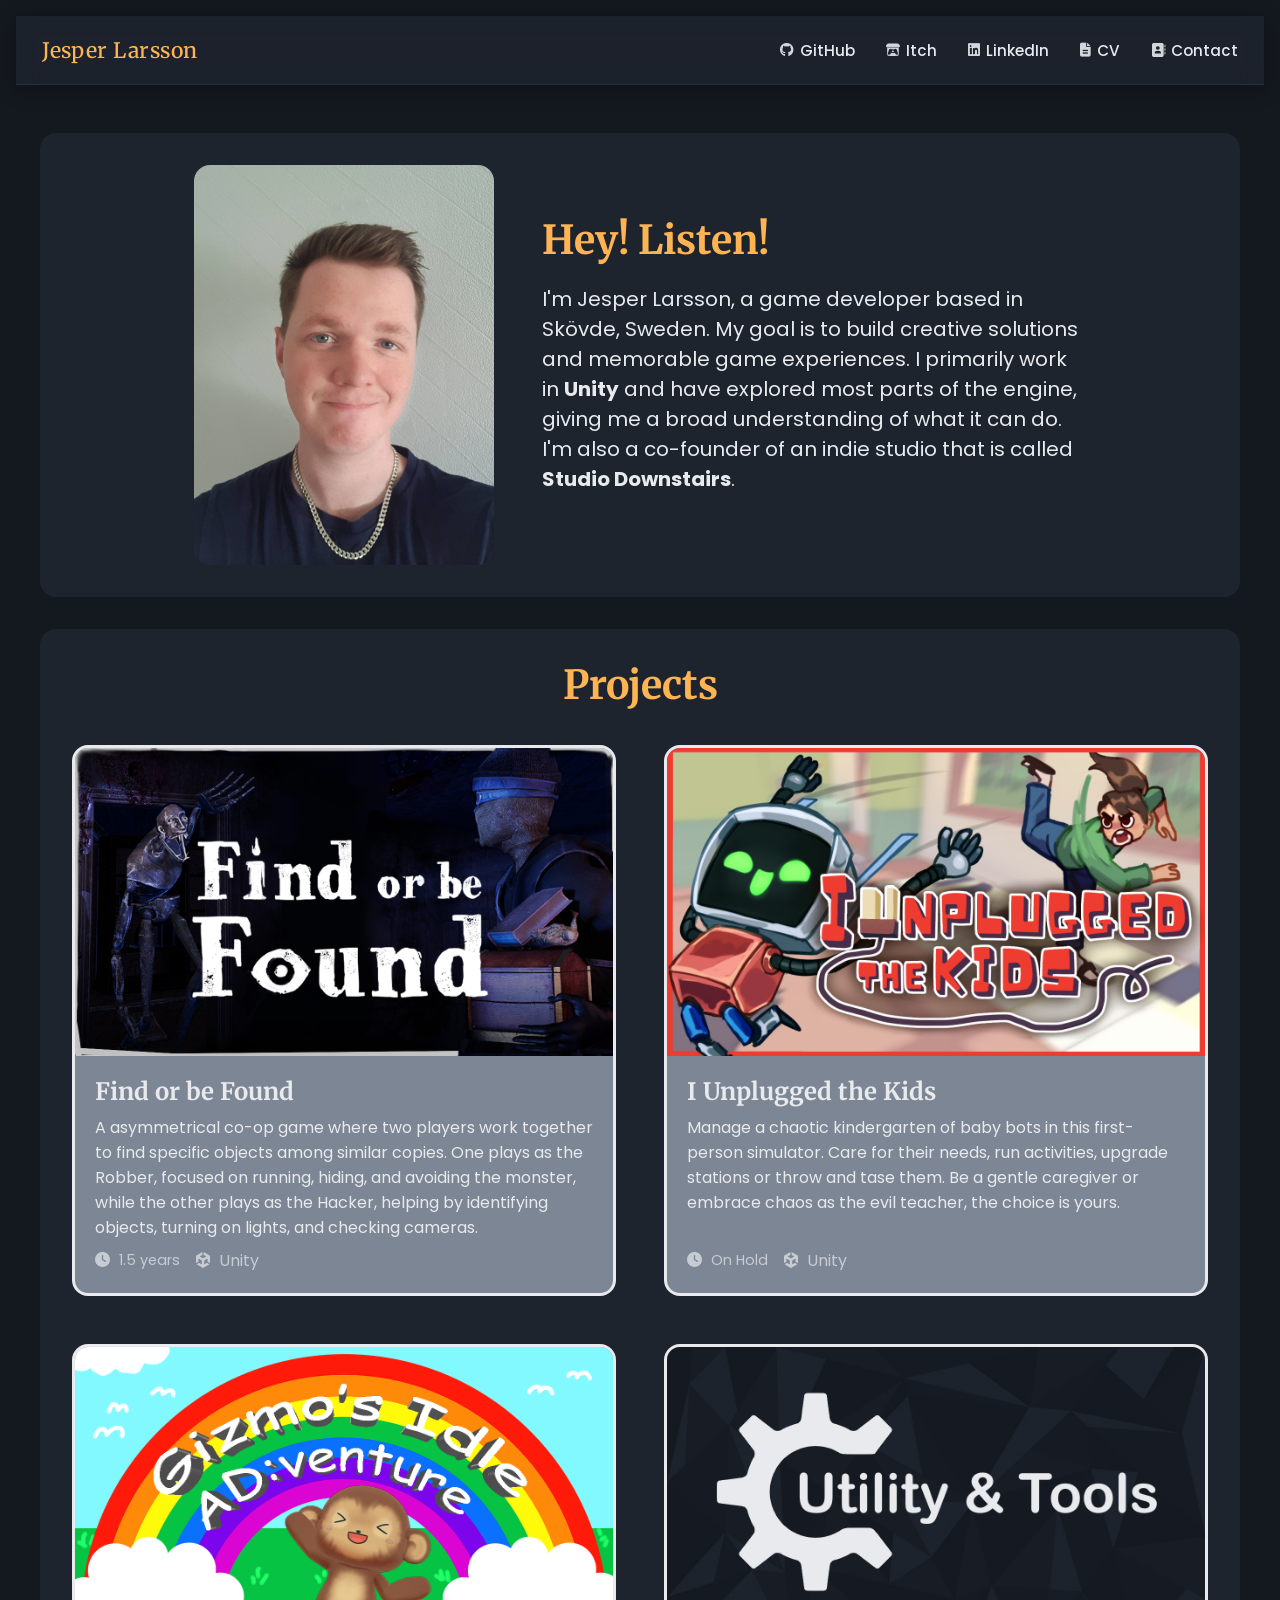
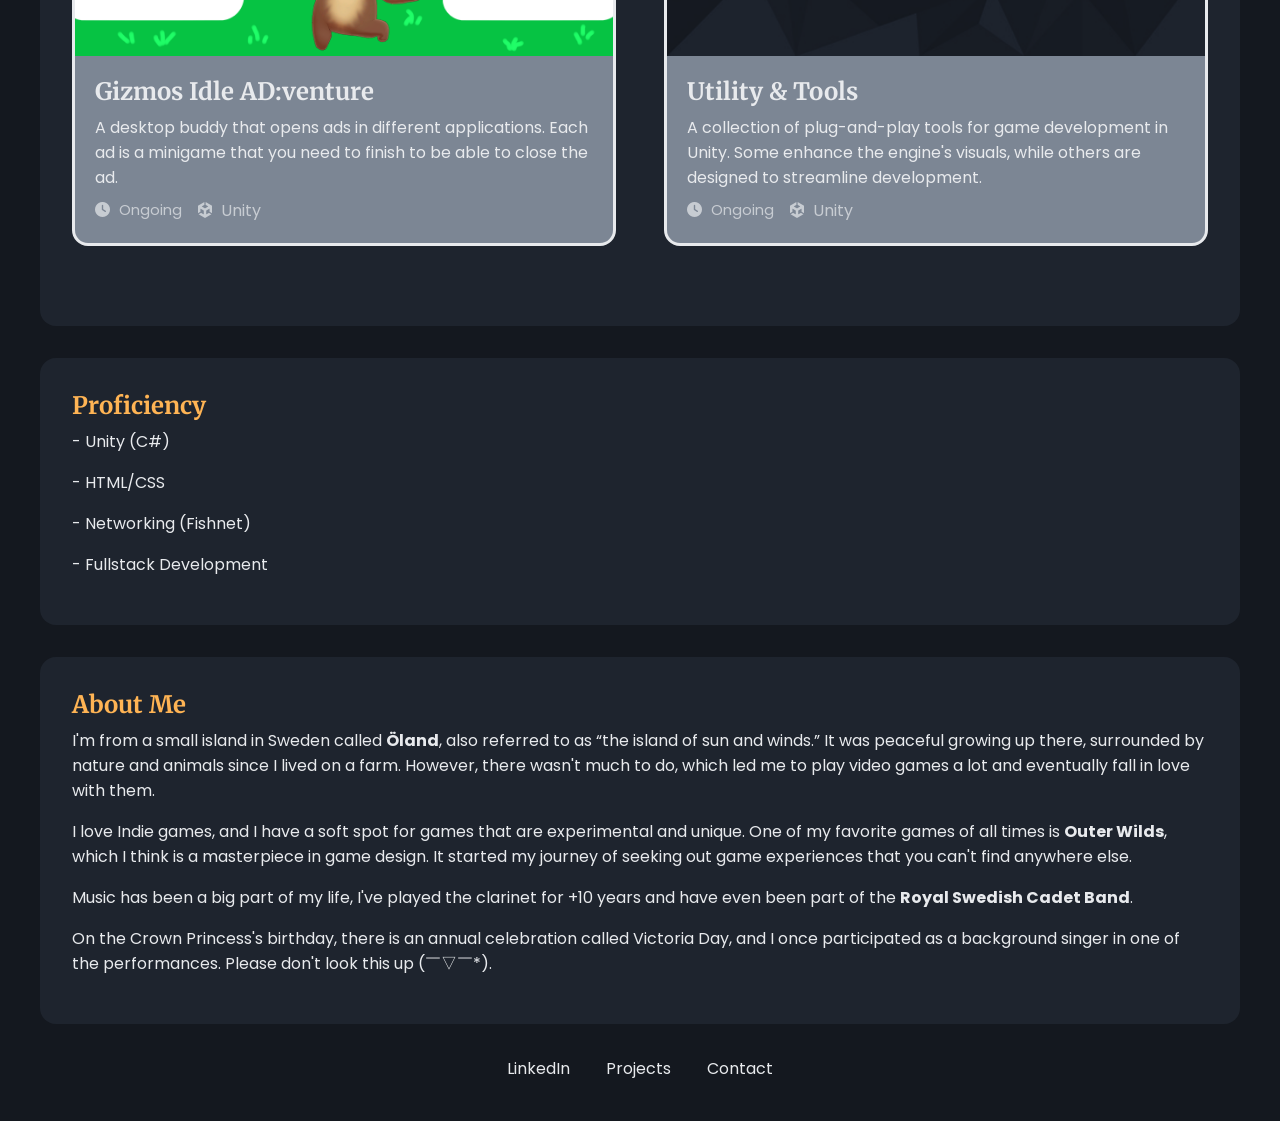
<file: index.html>
<!DOCTYPE html>
<html lang="en">

<head>
    <meta charset="UTF-8">
    <meta name="viewport" content="width=device-width, initial-scale=1.0">
    <link rel="icon" href="images/Logo_SDS_Square.ico" type="image/x-icon">
    <title>Portfolio | Jesper Larsson</title>
    <link rel="stylesheet" href="style.css">
    <link rel="stylesheet" href="https://cdnjs.cloudflare.com/ajax/libs/font-awesome/6.5.1/css/all.min.css">
</head>

<body>
    <div id="mobile-topbar">
        <a href="index.html" class="mobile-topbar-name">Jesper Larsson</a>
        <button id="open-sidebar-button" onclick="openSidebar()">
            <i class="fas fa-bars navbar-button"></i>
        </button>
    </div>

    <div id="sidebar-overlay" onclick="closeSidebar()"></div>

    <nav id="navbar">
        <ul>
            <li><a href="index.html">Jesper Larsson</a></li>
            <button id="close-sidebar-button" onclick="closeSidebar()">
                <i class="fas fa-x navbar-button"></i>
            </button>

            <li> <a href="https://github.com/Jasberries" target="_blank">
                    <span class="nav-link-text"><i class="fab fa-github"></i>GitHub</span> </a>
            </li>

            <li> <a href="https://jas-berry.itch.io/" target="_blank">
                    <span class="nav-link-text"><i class="fab fa-itch-io"></i>Itch</span> </a>
            </li>

            <li> <a href="https://www.linkedin.com/in/jesper-larsson-2ab800262/" target="_blank">
                    <span class="nav-link-text"><i class="fab fa-linkedin"></i>LinkedIn</span> </a>
            </li>

            <li> <a href="CV/Jesper Larsson Game Programmer.pdf" target="_blank">
                    <span class="nav-link-text"><i class="fas fa-file-lines"></i>CV</span> </a>
            </li>

            <li> <a href="mailto:jesper.gc.larsson@gmail.com">
                    <span class="nav-link-text"><i class="fas fa-address-book"></i>Contact</span> </a>
            </li>
        </ul>
    </nav>

    <header>
        <div class="flex-container">
            <img height="400px" width="300px" src="images/portfolio.jpg">
            <div class="text-container">
                <h1 class="header-title">Hey! Listen!</h1>
                <p>I'm Jesper Larsson, a game developer based in Skövde, Sweden. My goal is to build creative solutions
                    and
                    memorable game experiences. I primarily work in <strong>Unity</strong> and have explored most parts
                    of the engine, giving me a broad understanding of what it can do. I'm also a co-founder of an indie
                    studio that is called <strong>Studio Downstairs</strong>.
                </p>
                <!--
                <a href="#sds" class="cta-button">Studio Downstairs</a>
                <a href="#projects" class="cta-button secondary">Check out my projects!</a>
                -->
            </div>
        </div>
    </header>

    <section id="projects">
        <div class="project-title">
            <h1 class="header-title">Projects</h1>
        </div>
        <div class="project-grid">

            <a href="projects/find-or-be-found.html" class="project-card">
                <img src="images/FobF-keyart.png" alt="Find or be Found screenshot">
                <div class="project-content">
                    <h2 class="white-title">Find or be Found</h2>
                    <p>A asymmetrical co-op game where two players work together to find specific objects among
                        similar copies. One plays as the Robber, focused on running, hiding, and avoiding the monster,
                        while the other plays as the Hacker, helping by identifying objects, turning on lights, and
                        checking cameras.
                    </p>
                    <div class="meta-row">
                        <span class="project-quick-info"><i class="fas fa-clock"></i> 1.5 years</span>
                        <p class="project-quick-info"><i class="fab fa-unity"></i> Unity</p>
                    </div>
                </div>
            </a>

            <a href="projects/i-unplugged-the-kids.html" class="project-card">
                <img src="images/IUK-keyart.png" alt="I Unplugged the Kids screenshot">
                <div class="project-content">
                    <h2 class="white-title">I Unplugged the Kids</h2>
                    <p>Manage a chaotic kindergarten of baby bots in this first-person simulator. Care for their needs,
                        run activities, upgrade stations or throw and tase them. Be a gentle caregiver or embrace chaos
                        as the evil teacher, the choice is yours.</p>
                    <div class="meta-row">
                        <span class="project-quick-info"><i class="fas fa-clock"></i> On Hold</span>
                        <p class="project-quick-info"><i class="fab fa-unity"></i> Unity</p>
                    </div>
                </div>
            </a>

            <a href="projects/gizmo.html" class="project-card">
                <img src="images/gizmo-keyart.png" alt="Gizmo screenshot">
                <div class="project-content">
                    <h2 class="white-title">Gizmos Idle AD:venture</h2>
                    <p>A desktop buddy that opens ads in different applications. Each ad is a minigame that you need to
                        finish to be able to close the ad.</p>
                    <div class="meta-row">
                        <span class="project-quick-info"><i class="fas fa-clock"></i> Ongoing</span>
                        <p class="project-quick-info"><i class="fab fa-unity"></i> Unity</p>
                    </div>
                </div>
            </a>

            <a href="projects/tool.html" class="project-card">
                <img src="images/tools-keyart.png" alt="Tools screenshot">
                <div class="project-content">
                    <h2 class="white-title">Utility & Tools</h2>
                    <p>A collection of plug-and-play tools for game development in Unity. Some enhance the engine's
                        visuals, while others are designed to streamline development.</p>
                    <div class="meta-row">
                        <span class="project-quick-info"><i class="fas fa-clock"></i> Ongoing</span>
                        <p class="project-quick-info"><i class="fab fa-unity"></i> Unity</p>
                    </div>
                </div>
            </a>
        </div>
    </section>

    <section>
        <h2>Proficiency</h2>
        <p class="default-text">- Unity (C#)</p>
        <p class="default-text">- HTML/CSS</p>
        <p class="default-text">- Networking (Fishnet)</p>
        <p class="default-text">- Fullstack Development</p>
    </section>

    <section>
        <h2>About Me</h2>
        <p class="default-text">
            I'm from a small island in Sweden called <strong>Öland</strong>, also referred to as “the island of sun and
            winds.” It was
            peaceful growing up there, surrounded by nature and animals since I lived on a farm. However, there wasn't
            much to do, which led me to play video games a lot and eventually fall in love with them.
        </p>

        <p class="default-text">
            I love Indie games, and I have a soft spot for games that are experimental and unique. One of my favorite
            games of all times is <strong>Outer Wilds</strong>, which I think is a masterpiece in game design. It
            started my journey of seeking out game experiences that you can't find anywhere else.
        </p>

        <p class="default-text">
            Music has been a big part of my life, I've played the clarinet for +10 years and have even been part of the
            <strong>Royal Swedish Cadet Band</strong>.
        </p>

        <p class="default-text">
            On the Crown Princess's birthday, there is an annual celebration called Victoria Day, and I once
            participated as a background singer in one of the performances. Please don't look this up (￣▽￣*).
        </p>
    </section>

    <footer>
        <a href="https://www.linkedin.com/in/jesper-larsson-2ab800262/" target="_blank">LinkedIn</a>
        <a href="#projects">Projects</a>
        <a href="mailto:jesper.gc.larsson@gmail.com">Contact</a>
    </footer>
    <script src="script.js" defer></script>
</body>

</html>
</file>
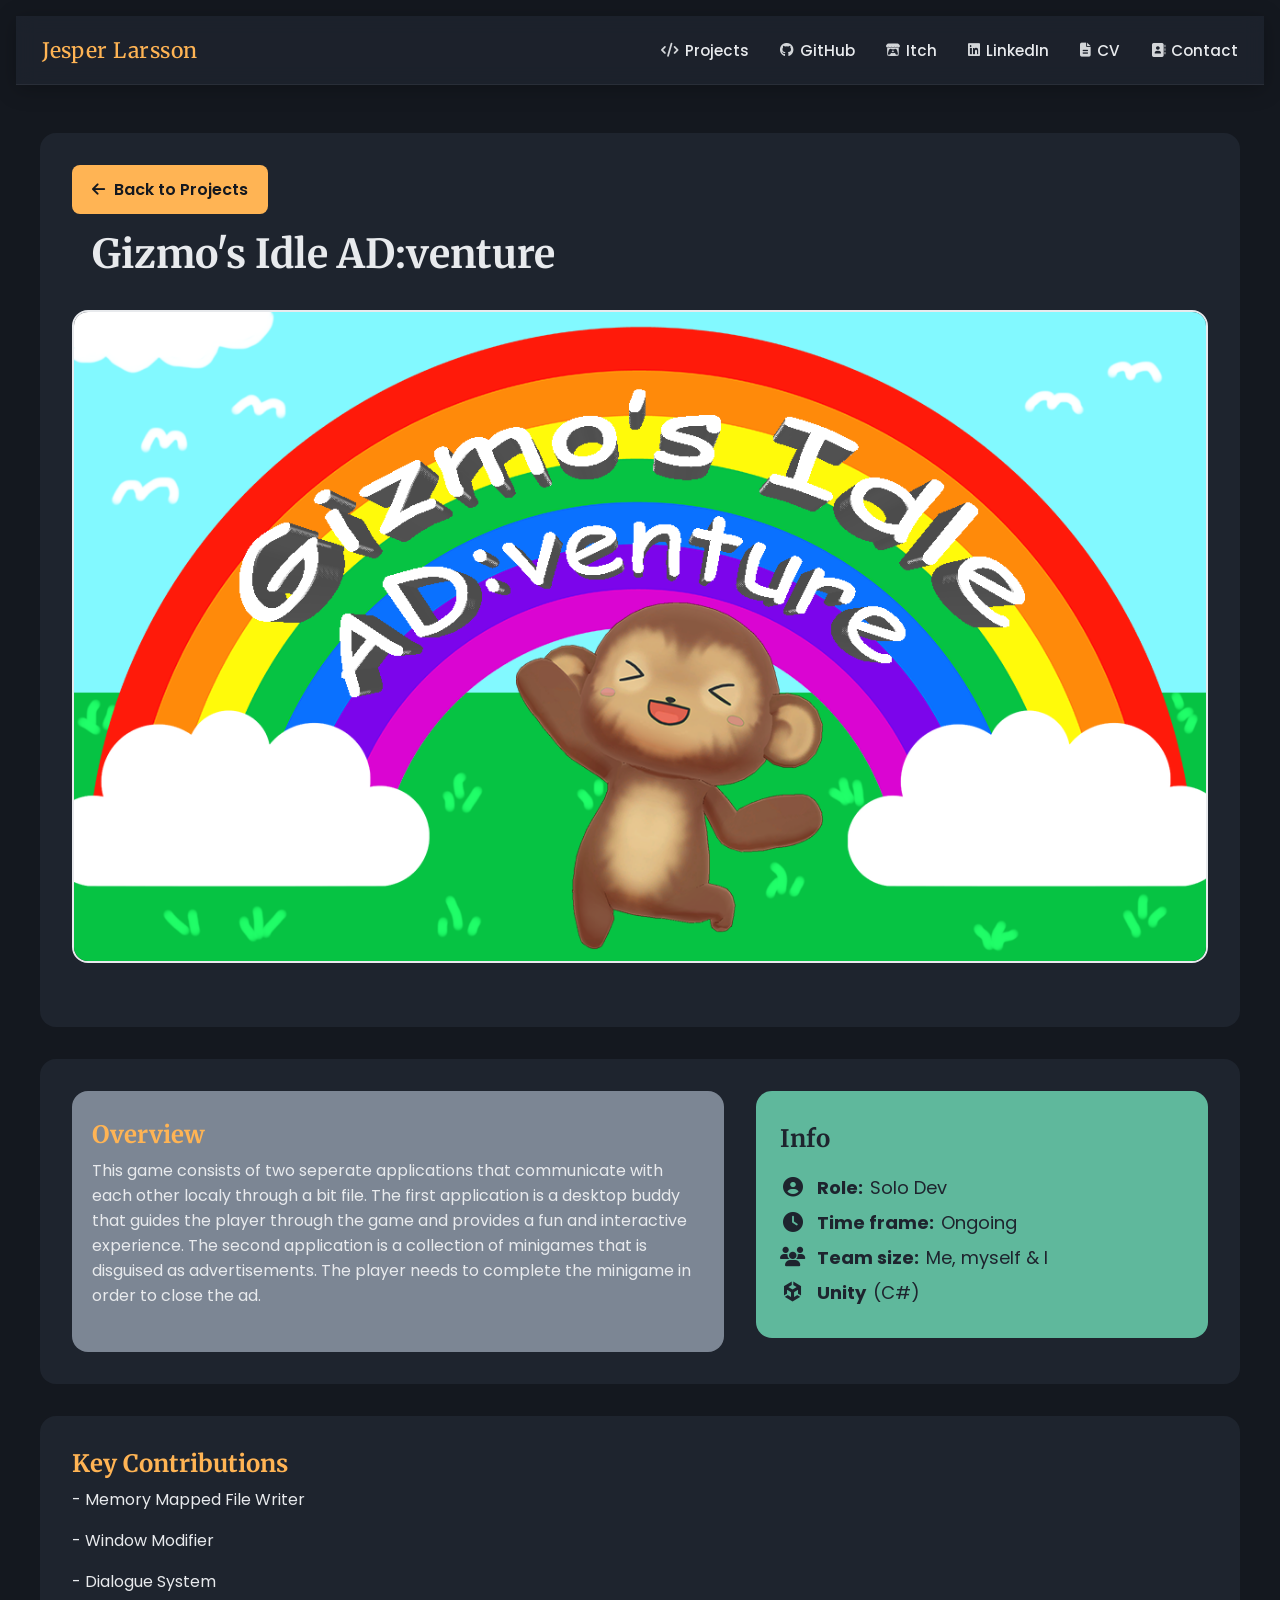
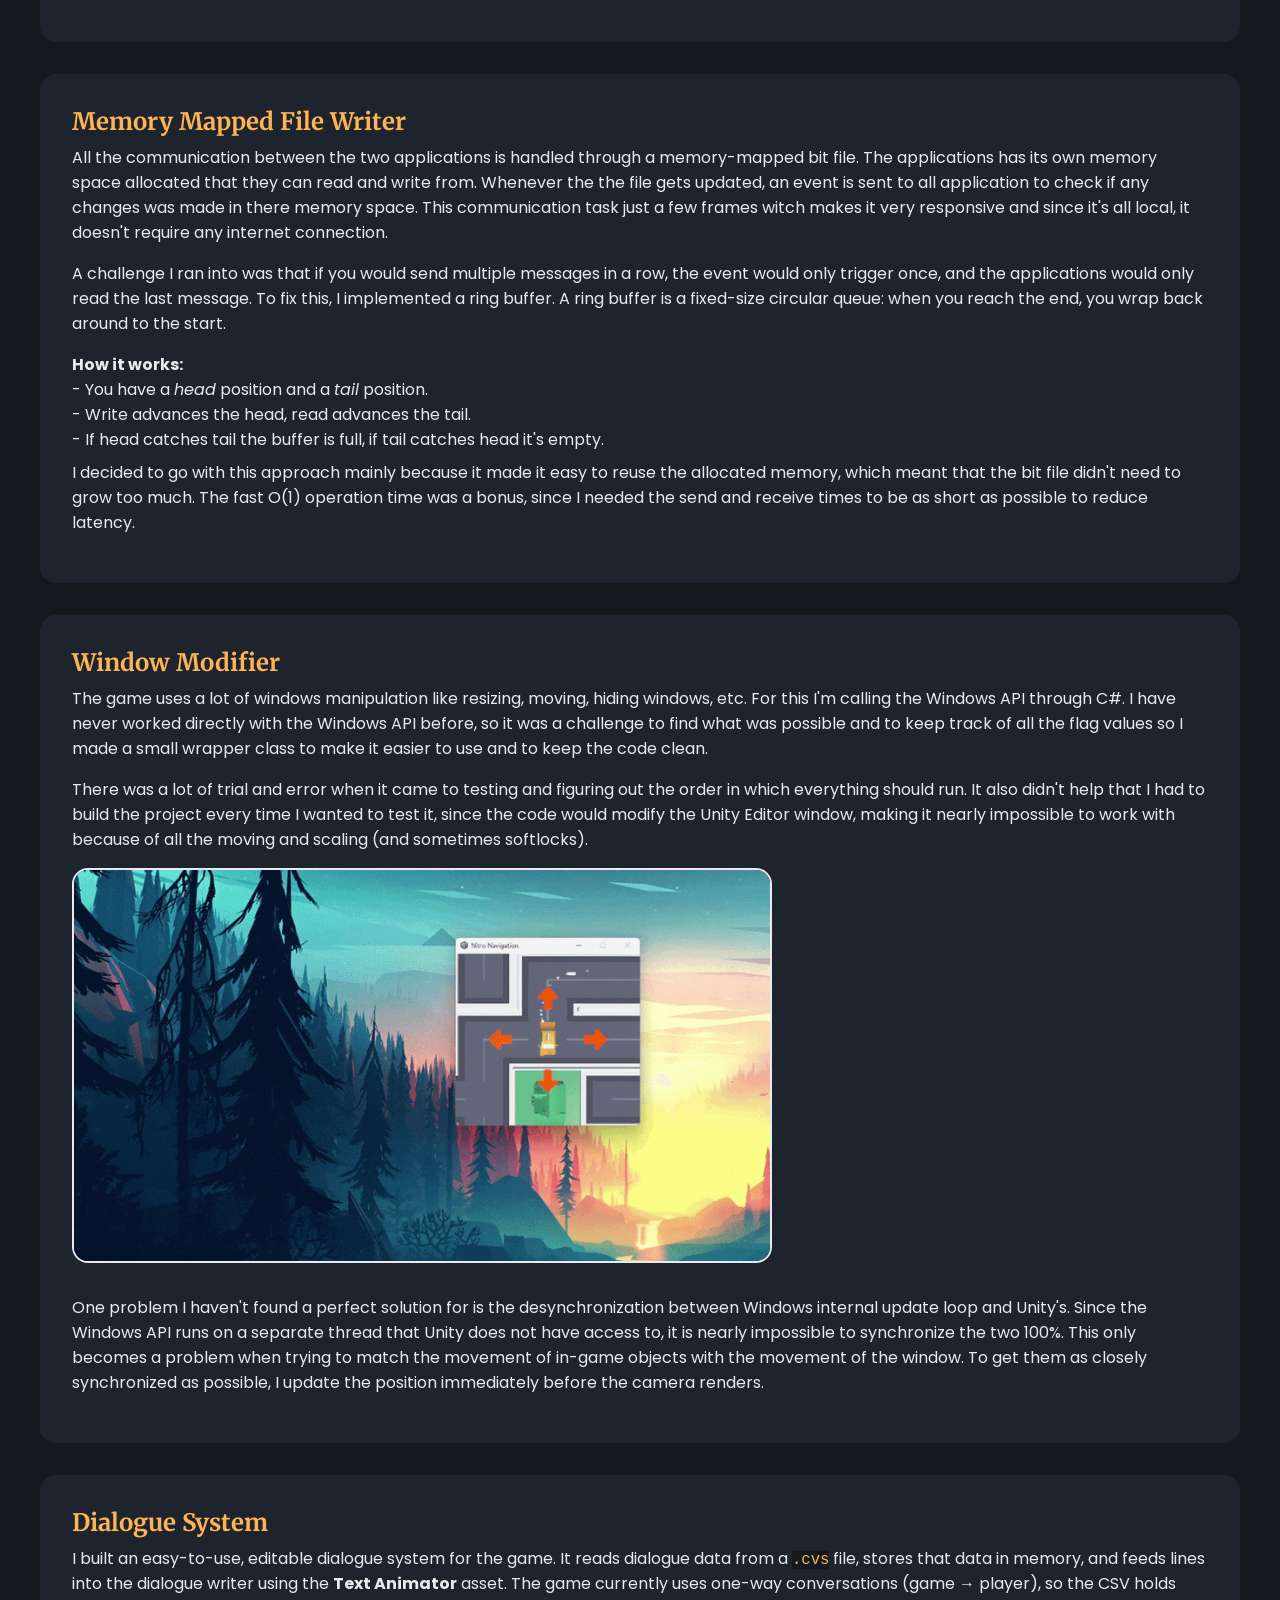
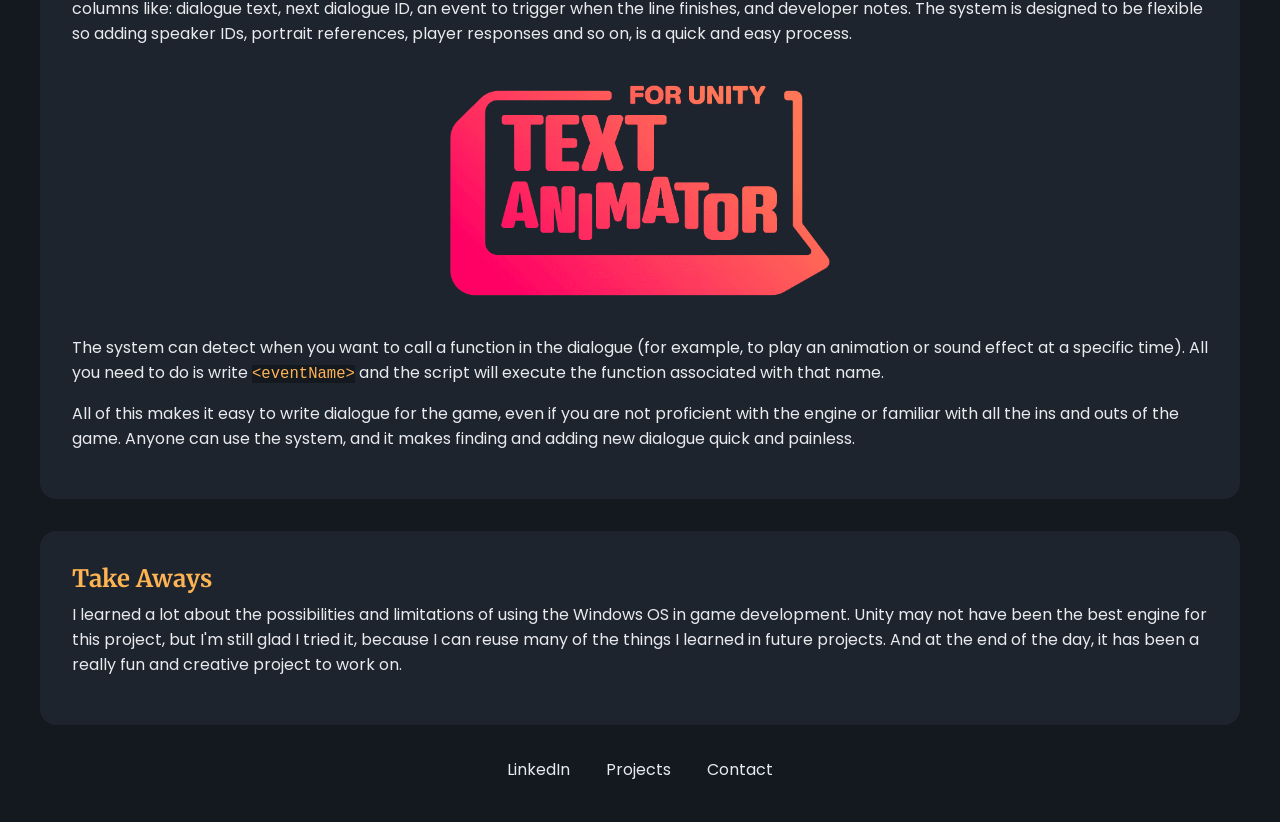
<file: projects/gizmo.html>
<!DOCTYPE html>
<html lang="en">

<head>
    <meta charset="UTF-8">
    <meta name="viewport" content="width=device-width, initial-scale=1.0">
    <link rel="icon" href="../images/Logo_SDS_Square.ico" type="image/x-icon">
    <title>Gizmo | Jesper Larsson</title>
    <link rel="stylesheet" href="../style.css">
    <link rel="stylesheet" href="https://cdnjs.cloudflare.com/ajax/libs/font-awesome/6.5.1/css/all.min.css">
</head>

<body>
    <div id="mobile-topbar">
        <a href="../index.html" class="mobile-topbar-name">Jesper Larsson</a>
        <button id="open-sidebar-button" onclick="openSidebar()">
            <i class="fas fa-bars navbar-button"></i>
        </button>
    </div>

    <div id="sidebar-overlay" onclick="closeSidebar()"></div>

    <nav id="navbar">
        <ul>
            <li><a href="../index.html">Jesper Larsson</a></li>
            <button id="close-sidebar-button" onclick="closeSidebar()">
                <i class="fas fa-x navbar-button"></i>
            </button>
            <li> <a href="../index.html#projects">
                    <span class="nav-link-text"><i class="fas fa-code"></i>Projects</span> </a>
            </li>

            <li> <a href="https://github.com/Jasberries" target="_blank">
                    <span class="nav-link-text"><i class="fab fa-github"></i>GitHub</span> </a>
            </li>

            <li> <a href="https://jas-berry.itch.io/" target="_blank">
                    <span class="nav-link-text"><i class="fab fa-itch-io"></i>Itch</span> </a>
            </li>

            <li> <a href="https://www.linkedin.com/in/jesper-larsson-2ab800262/" target="_blank">
                    <span class="nav-link-text"><i class="fab fa-linkedin"></i>LinkedIn</span> </a>
            </li>

            <li> <a href="../CV/Jesper Larsson Game Programmer.pdf" target="_blank">
                    <span class="nav-link-text"><i class="fas fa-file-lines"></i>CV</span> </a>
            </li>

            <li> <a href="mailto:jesper.gc.larsson@gmail.com">
                    <span class="nav-link-text"><i class="fas fa-address-book"></i>Contact</span> </a>
            </li>
        </ul>
    </nav>

    <section class="project-intro">
        <a href="../index.html#projects" class="cta-button"><i class="fas fa-arrow-left project-arrow"></i> Back to
            Projects</a>
        <h1>
            <a class="project-title-link"> Gizmo's Idle AD:venture </a>
        </h1>
        <img src="../images/gizmo-keyart.png" alt="Gizmo screenshot" class="project-image-2">
    </section>

    <section class="project-info">
        <div class="project-about">
            <h2>Overview</h2>
            <p class="default-text">
                This game consists of two seperate applications that communicate with each other localy through a bit
                file. The first application is a desktop buddy that guides the player through the game and provides a
                fun and interactive experience. The second application is a collection of minigames that is disguised as
                advertisements. The player needs to complete the minigame in order to close the ad.
            </p>
        </div>

        <div class="quick-info">
            <h2 class="quick-info-title">Info</h2>
            <p class="quick-info-row"><i class="fas fa-circle-user quick-image"></i> <strong>Role:</strong> Solo Dev</p>
            <p class="quick-info-row"><i class="fas fa-clock quick-image"></i> <strong>Time frame:</strong> Ongoing</p>
            <p class="quick-info-row"><i class="fas fa-users quick-image"></i> <strong>Team size:</strong> Me, myself &
                I</p>
            <p class="quick-info-row"><i class="fab fa-unity quick-image"></i> <strong>Unity</strong> (C#)</p>
        </div>
    </section>

    <section>
        <h2>Key Contributions</h2>
        <p class="default-text">- Memory Mapped File Writer</p>
        <p class="default-text">- Window Modifier</p>
        <p class="default-text">- Dialogue System</p>
    </section>

    <section>
        <h2>Memory Mapped File Writer</h2>
        <p class="default-text">All the communication between the two applications is handled through a memory-mapped
            bit file. The applications has its own memory space allocated that they can read and write from. Whenever
            the
            the file gets updated, an event is sent to all application to check if any changes was made in there memory
            space. This communication task just a few frames witch makes it very responsive and since it's all local, it
            doesn't require any internet connection.
        </p>

        <p class="default-text"> A challenge I ran into was that if you would send multiple messages in a row, the event
            would
            only trigger once, and the applications would only read the last message. To fix this, I implemented a ring
            buffer. A ring buffer is a fixed-size circular queue: when you reach the end, you wrap back around to the
            start. </p>

        <p><strong>How it works:</strong></p>
        <p>- You have a <em>head</em> position and a <em>tail</em> position.</p>
        <p>- Write advances the head, read advances the tail.</p>
        <p>- If head catches tail the buffer is full, if tail catches head it's empty.</p>

        <p class="default-text">I decided to go with this approach mainly because it made it easy to reuse the allocated
            memory, which meant that the bit file didn't need to grow too much. The fast O(1) operation time was a
            bonus, since I needed the send and receive times to be as short as possible to reduce latency.</p>

    </section>

    <section>
        <h2>Window Modifier</h2>
        <p class="default-text">The game uses a lot of windows manipulation like resizing, moving, hiding windows, etc.
            For this I'm calling the Windows API through C#. I have never worked directly with the Windows API before,
            so it was a challenge to find what was possible and to keep track of all the flag values so I made a small
            wrapper class to make it easier to use and to keep the code clean.
        </p>

        <p class="default-text">There was a lot of trial and error when it came to testing and figuring out the order in
            which everything should run. It also didn't help that I had to build the project every time I wanted to test
            it, since the code would modify the Unity Editor window, making it nearly impossible to work with because of
            all the moving and scaling (and sometimes softlocks).</p>

        <img src="../images/GizmoWindow.gif" alt="Window Gif" class="gif">

        <p class="default-text">One problem I haven't found a perfect solution for is the desynchronization between
            Windows internal update loop and Unity's. Since the Windows API runs on a separate thread that Unity does
            not have access to, it is nearly impossible to synchronize the two 100%. This only becomes a problem when
            trying to match the movement of in-game objects with the movement of the window. To get them as closely
            synchronized as possible, I update the position immediately before the camera renders.</p>
    </section>

    <section>
        <h2>Dialogue System</h2>
        <p class="default-text">I built an easy-to-use, editable dialogue system for the game. It reads dialogue data
            from a <code>.cvs</code> file, stores that data in memory, and feeds lines into the dialogue writer using
            the <a href="https://tools.febucci.com/text-animator/unity" class="text-link" target="_blank"><strong>Text
                    Animator</strong></a> asset. The game currently uses one-way conversations (game → player), so the
            CSV holds columns like: dialogue text, next dialogue ID, an event to trigger when the line finishes, and
            developer notes. The system is designed to be flexible so adding speaker IDs, portrait references, player
            responses and so on, is a quick and easy process.
        </p>

        <a href="https://tools.febucci.com/text-animator/unity" target="_blank">
            <img class="project-image-1" src="../images/TextAnimator.png" alt="Text Animator Logo">
        </a>

        <p class="default-text">The system can detect when you want to call a function in the dialogue (for example, to
            play an animation or sound effect at a specific time). All you need to do is write
            <code>&lt;eventName&gt;</code> and the script will execute the function associated with that name.
        </p>

        <p class="default-text">All of this makes it easy to write dialogue for the game, even if you are not proficient
            with the engine or familiar with all the ins and outs of the game. Anyone can use the system, and it makes
            finding and adding new dialogue quick and painless.</p>
    </section>

    <section>
        <h2>Take Aways</h2>
        <p class="default-text">I learned a lot about the possibilities and limitations of using the Windows OS in game
            development. Unity may not have been the best engine for this project, but I'm still glad I tried it,
            because I can reuse many of the things I learned in future projects. And at the end of the day, it has been
            a really fun and creative project to work on.</p>
    </section>

    <footer>
        <a href="https://www.linkedin.com/in/jesper-larsson-2ab800262/" target="_blank">LinkedIn</a>
        <a href="../index.html#projects">Projects</a>
        <a href="mailto:jesper.gc.larsson@gmail.com">Contact</a>
    </footer>
    <script src="../script.js" defer></script>
</body>

</html>
</file>
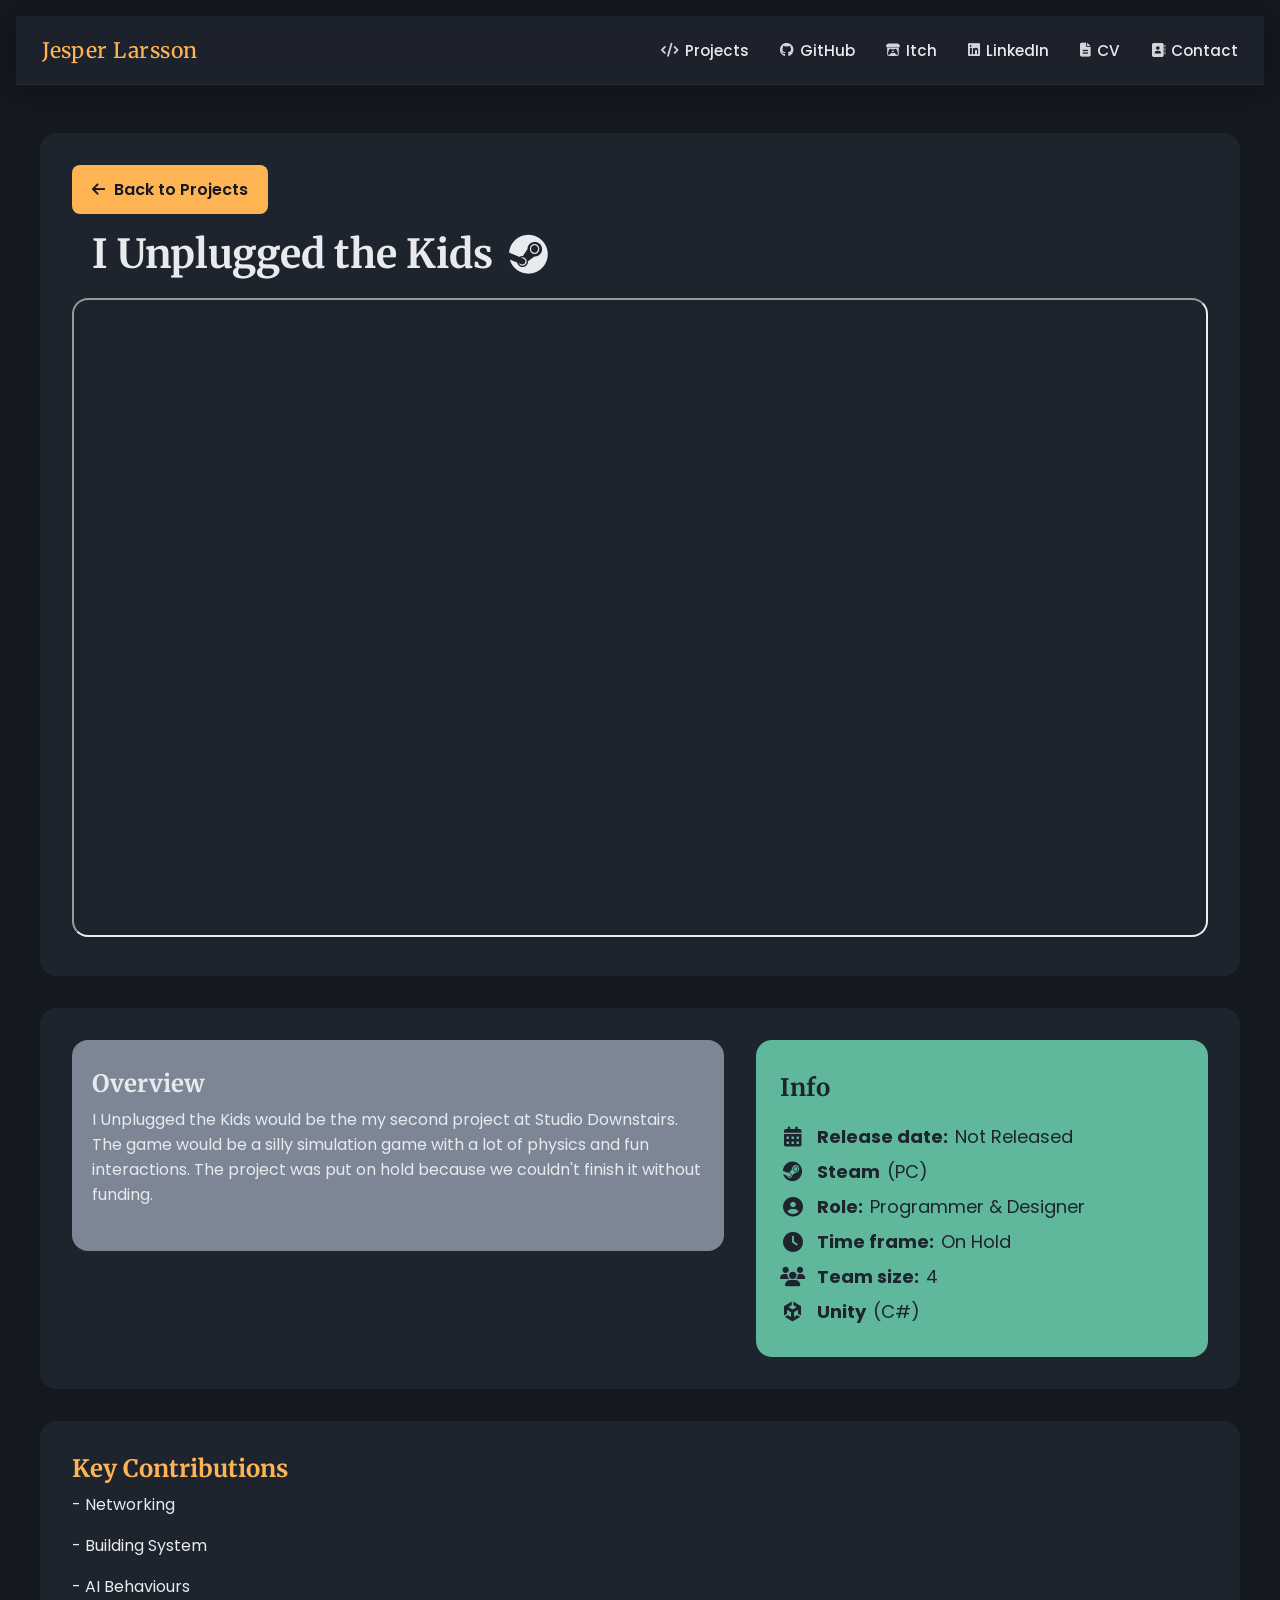
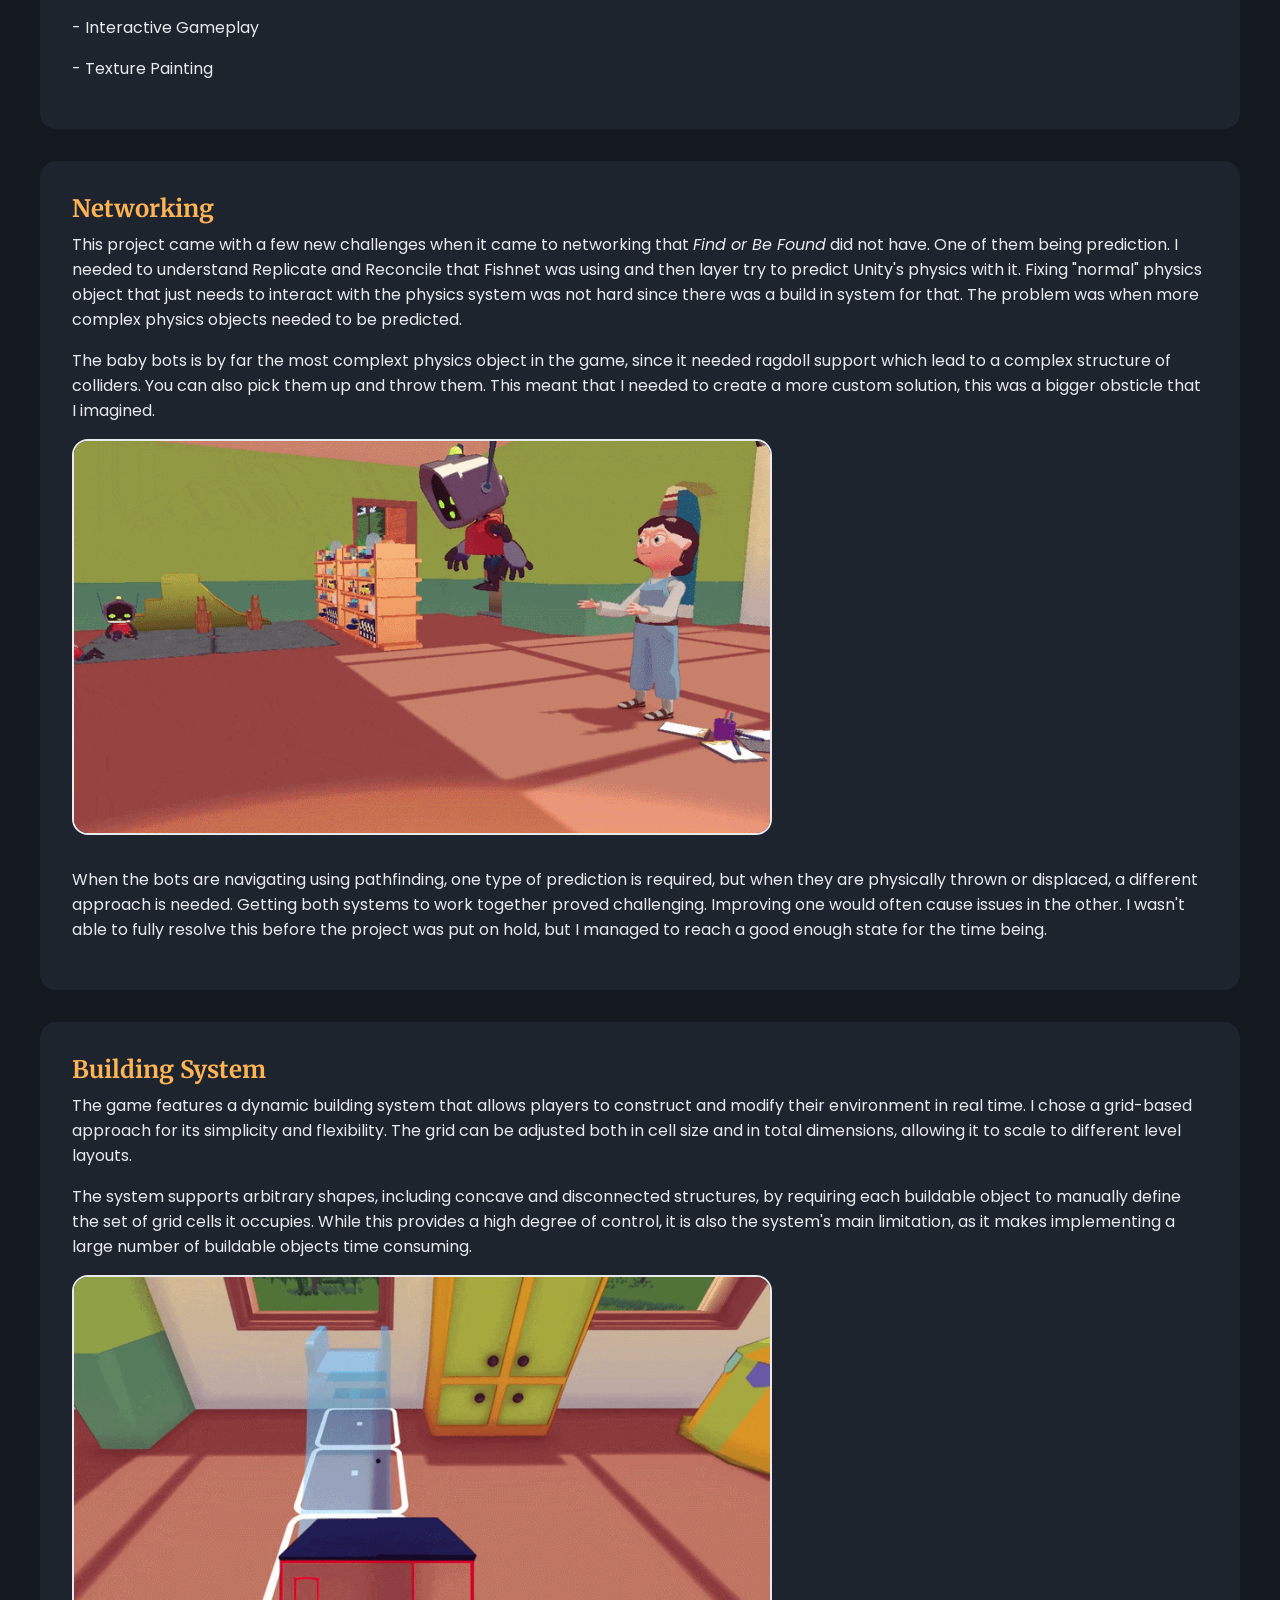
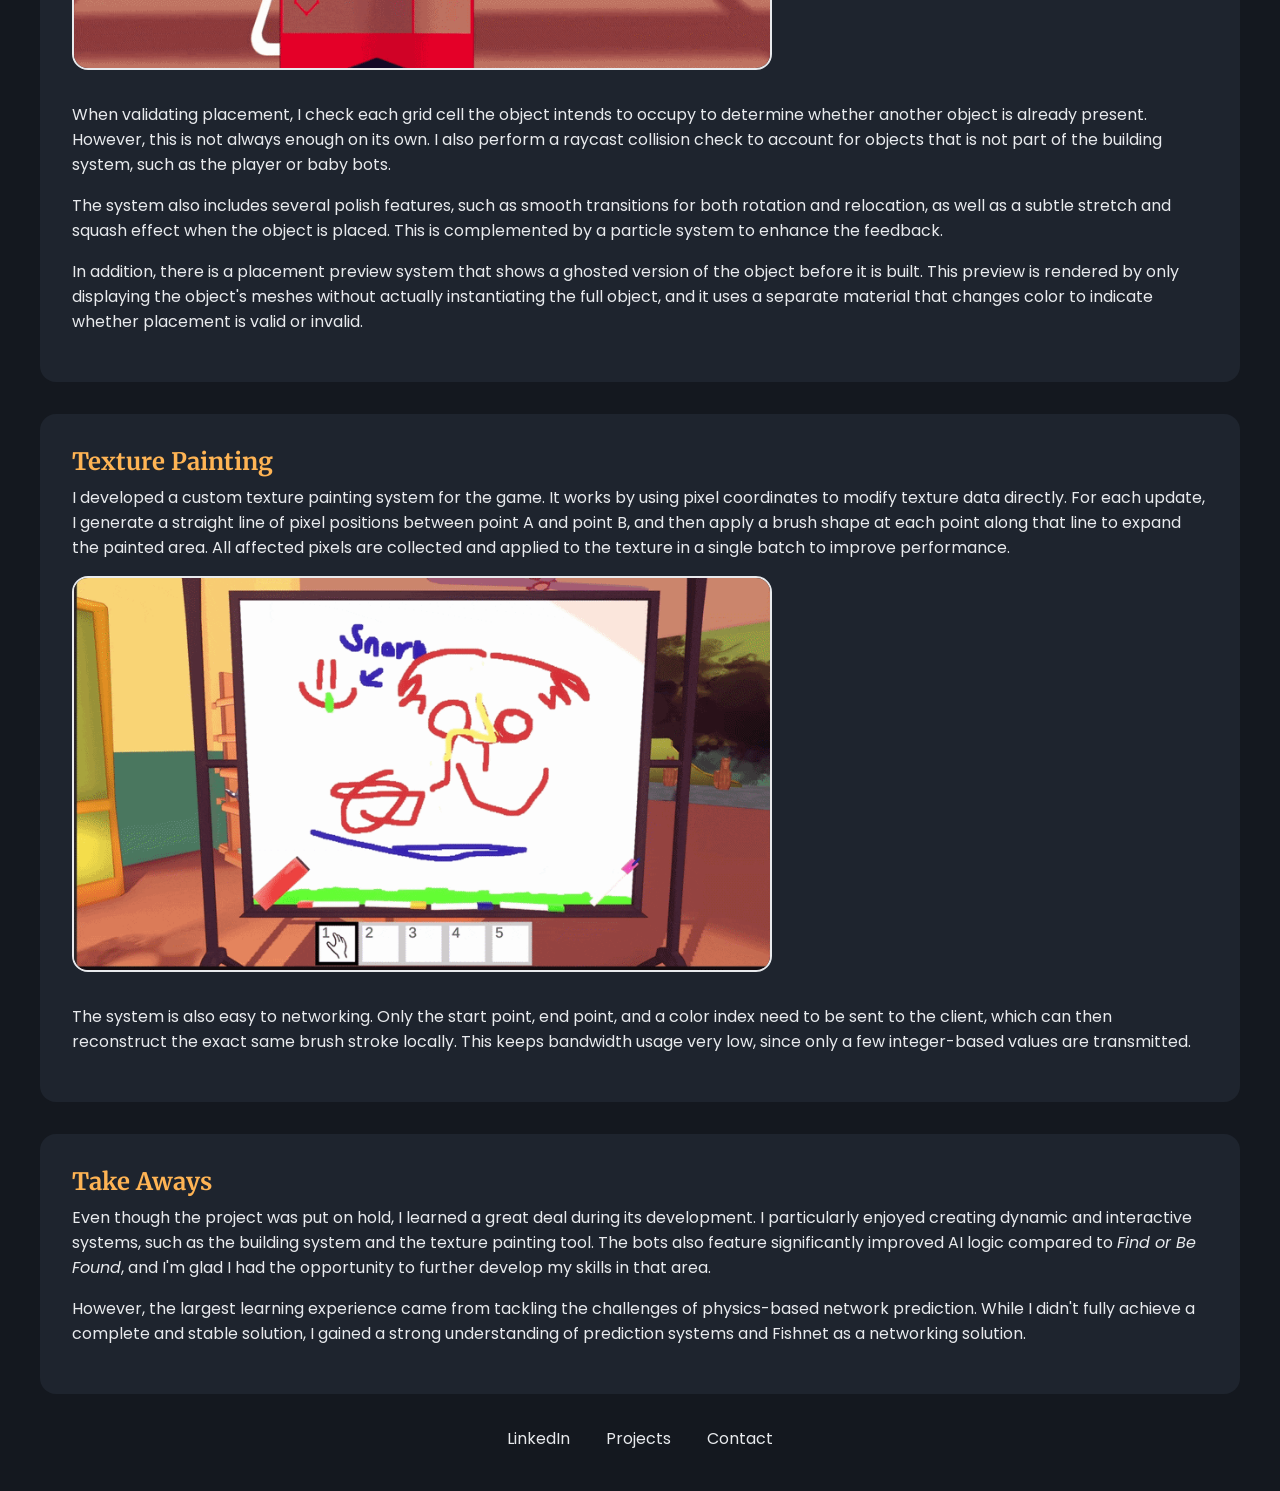
<file: projects/i-unplugged-the-kids.html>
<!DOCTYPE html>
<html lang="en">

<head>
    <meta charset="UTF-8">
    <meta name="viewport" content="width=device-width, initial-scale=1.0">
    <link rel="icon" href="../images/Logo_SDS_Square.ico" type="image/x-icon">
    <title>I Unplugged the Kids | Jesper Larsson</title>
    <link rel="stylesheet" href="../style.css">
    <link rel="stylesheet" href="https://cdnjs.cloudflare.com/ajax/libs/font-awesome/6.5.1/css/all.min.css">
</head>

<body>
    <div id="mobile-topbar">
        <a href="../index.html" class="mobile-topbar-name">Jesper Larsson</a>
        <button id="open-sidebar-button" onclick="openSidebar()">
            <i class="fas fa-bars navbar-button"></i>
        </button>
    </div>

    <div id="sidebar-overlay" onclick="closeSidebar()"></div>

    <nav id="navbar">
        <ul>
            <li><a href="../index.html">Jesper Larsson</a></li>
            <button id="close-sidebar-button" onclick="closeSidebar()">
                <i class="fas fa-x navbar-button"></i>
            </button>
            <li> <a href="../index.html#projects">
                    <span class="nav-link-text"><i class="fas fa-code"></i>Projects</span> </a>
            </li>

            <li> <a href="https://github.com/Jasberries" target="_blank">
                    <span class="nav-link-text"><i class="fab fa-github"></i>GitHub</span> </a>
            </li>

            <li> <a href="https://jas-berry.itch.io/" target="_blank">
                    <span class="nav-link-text"><i class="fab fa-itch-io"></i>Itch</span> </a>
            </li>

            <li> <a href="https://www.linkedin.com/in/jesper-larsson-2ab800262/" target="_blank">
                    <span class="nav-link-text"><i class="fab fa-linkedin"></i>LinkedIn</span> </a>
            </li>

            <li> <a href="../CV/Jesper Larsson Game Programmer.pdf" target="_blank">
                    <span class="nav-link-text"><i class="fas fa-file-lines"></i>CV</span> </a>
            </li>

            <li> <a href="mailto:jesper.gc.larsson@gmail.com">
                    <span class="nav-link-text"><i class="fas fa-address-book"></i>Contact</span> </a>
            </li>
        </ul>
    </nav>

    <section class="project-intro">
        <a href="../index.html#projects" class="cta-button"><i class="fas fa-arrow-left project-arrow"></i> Back to
            Projects</a>
        <h1>
            <a href="https://store.steampowered.com/app/4229790/I_Unplugged_the_Kids/" target="_blank"
                class="project-title-link">
                I Unplugged the Kids <i class="fab fa-steam" aria-hidden="true"></i>
            </a>
        </h1>
        <iframe src="https://www.youtube.com/embed/aHg2w-O9F_I" title="Project gameplay video" frameborder="3"
            allow="accelerometer; autoplay; clipboard-write; encrypted-media; gyroscope; picture-in-picture"
            allowfullscreen>
        </iframe>
    </section>

    <section class="project-info">
        <div class="project-about">
            <h2 class="white-title">Overview</h2>
            <p class="default-text">
                I Unplugged the Kids would be the my second project at Studio Downstairs. The game would be a silly
                simulation game with a lot of physics and fun interactions. The project was put on hold because we
                couldn't finish it without funding.
            </p>
        </div>

        <div class="quick-info">
            <h2 class="quick-info-title">Info</h2>
            <p class="quick-info-row"><i class="fas fa-calendar-days quick-image"></i> <strong>Release
                    date:</strong> Not Released</p>
            <p class="quick-info-row"><i class="fab fa-steam quick-image"></i> <strong>Steam</strong> (PC)</p>
            <p class="quick-info-row"><i class="fas fa-circle-user quick-image"></i> <strong>Role:</strong> Programmer &
                Designer</p>
            <p class="quick-info-row"><i class="fas fa-clock quick-image"></i> <strong>Time frame:</strong> On Hold</p>
            <p class="quick-info-row"><i class="fas fa-users quick-image"></i> <strong>Team size:</strong> 4
            </p>
            <p class="quick-info-row"><i class="fab fa-unity quick-image"></i> <strong>Unity</strong> (C#)</p>
        </div>
    </section>

    <section>
        <h2>Key Contributions</h2>
        <p class="default-text">- Networking</p>
        <p class="default-text">- Building System</p>
        <p class="default-text">- AI Behaviours</p>
        <p class="default-text">- Interactive Gameplay</p>
        <p class="default-text">- Texture Painting</p>
    </section>

    <section>
        <h2>Networking</h2>
        <p class="default-text">This project came with a few new challenges when it came to networking that <em>Find or
                Be Found</em> did not have. One of them being prediction. I needed to understand Replicate and Reconcile
            that Fishnet was using and then layer try to predict Unity's physics with it. Fixing "normal" physics object
            that just needs to interact with the physics system was not hard since there was a build in system for that.
            The problem was when more complex physics objects needed to be predicted. </p>

        <p class="default-text">The baby bots is by far the most complext physics object in the game, since it needed
            ragdoll support which lead to a complex structure of colliders. You can also pick them up and throw
            them. This meant that I needed to create a more custom solution, this was a bigger obsticle that I imagined.
        </p>

        <img src="../images/Network-physics.gif" alt="Building system Gif" class="gif">

        <p class="default-text"> When the bots are navigating using pathfinding, one type of prediction is required, but
            when they are physically thrown or displaced, a different approach is needed. Getting both systems to work
            together proved challenging. Improving one would often cause issues in the other. I wasn't able to fully
            resolve this before the project was put on hold, but I managed to reach a good enough state for the time
            being. </p>
    </section>

    <section>
        <h2>Building System</h2>
        <p class="default-text"> The game features a dynamic building system that allows players to construct and modify
            their environment in real time. I chose a grid-based approach for its simplicity and flexibility. The grid
            can be adjusted both in cell size and in total dimensions, allowing it to scale to different level layouts.
        </p>
        <p class="default-text"> The system supports arbitrary shapes, including concave and disconnected structures, by
            requiring each buildable object to manually define the set of grid cells it occupies. While this provides a
            high degree of control, it is also the system's main limitation, as it makes implementing a large number of
            buildable objects time consuming.</p>
        <img src="../images/building-system.gif" alt="Building system Gif" class="gif">
        <p class="default-text"> When validating placement, I check each grid cell the object intends to occupy to
            determine whether another object is already present. However, this is not always enough on its own. I
            also perform a raycast collision check to account for objects that is not part of the building system,
            such as the player or baby bots.</p>

        <p class="default-text"> The system also includes several polish features, such as smooth transitions for both
            rotation and relocation, as well as a subtle stretch and squash effect when the object is placed. This is
            complemented by a particle system to enhance the feedback.</p>

        <p class="default-text"> In addition, there is a placement preview system that shows a ghosted version of the
            object before it is built. This preview is rendered by only displaying the object's meshes without actually
            instantiating the full object, and it uses a separate material that changes color to indicate whether
            placement is valid or invalid. </p>
    </section>

    <section>
        <h2>Texture Painting</h2>
        <p class="default-text"> I developed a custom texture painting system for the game. It works by using pixel
            coordinates to modify texture data directly. For each update, I generate a straight line of pixel positions
            between point A and point B, and then apply a brush shape at each point along that line to expand the
            painted area. All affected pixels are collected and applied to the texture in a single batch to improve
            performance. </p>

        <img src="../images/paint.gif" alt="Texture Painting Gif" class="gif">

        <p class="default-text"> The system is also easy to networking. Only the start point, end point, and a
            color index need to be sent to the client, which can then reconstruct the exact same brush stroke locally.
            This keeps bandwidth usage very low, since only a few integer-based values are transmitted. </p>
    </section>

    <section>
        <h2>Take Aways</h2>
        <p class="default-text"> Even though the project was put on hold, I learned a great deal during its development.
            I particularly enjoyed creating dynamic and interactive systems, such as the building system and the texture
            painting tool. The bots also feature significantly improved AI logic compared to <em>Find or Be Found</em>,
            and I'm glad I had the opportunity to further develop my skills in that area. </p>

        <p class="default-text"> However, the largest learning experience came from tackling the challenges of
            physics-based network prediction. While I didn't fully achieve a complete and stable solution, I gained a
            strong understanding of prediction systems and Fishnet as a networking solution. </p>
    </section>

    <footer>
        <a href="https://www.linkedin.com/in/jesper-larsson-2ab800262/" target="_blank">LinkedIn</a>
        <a href="../index.html#projects">Projects</a>
        <a href="mailto:jesper.gc.larsson@gmail.com">Contact</a>
    </footer>
    <script src="../script.js" defer></script>
</body>

</html>
</file>
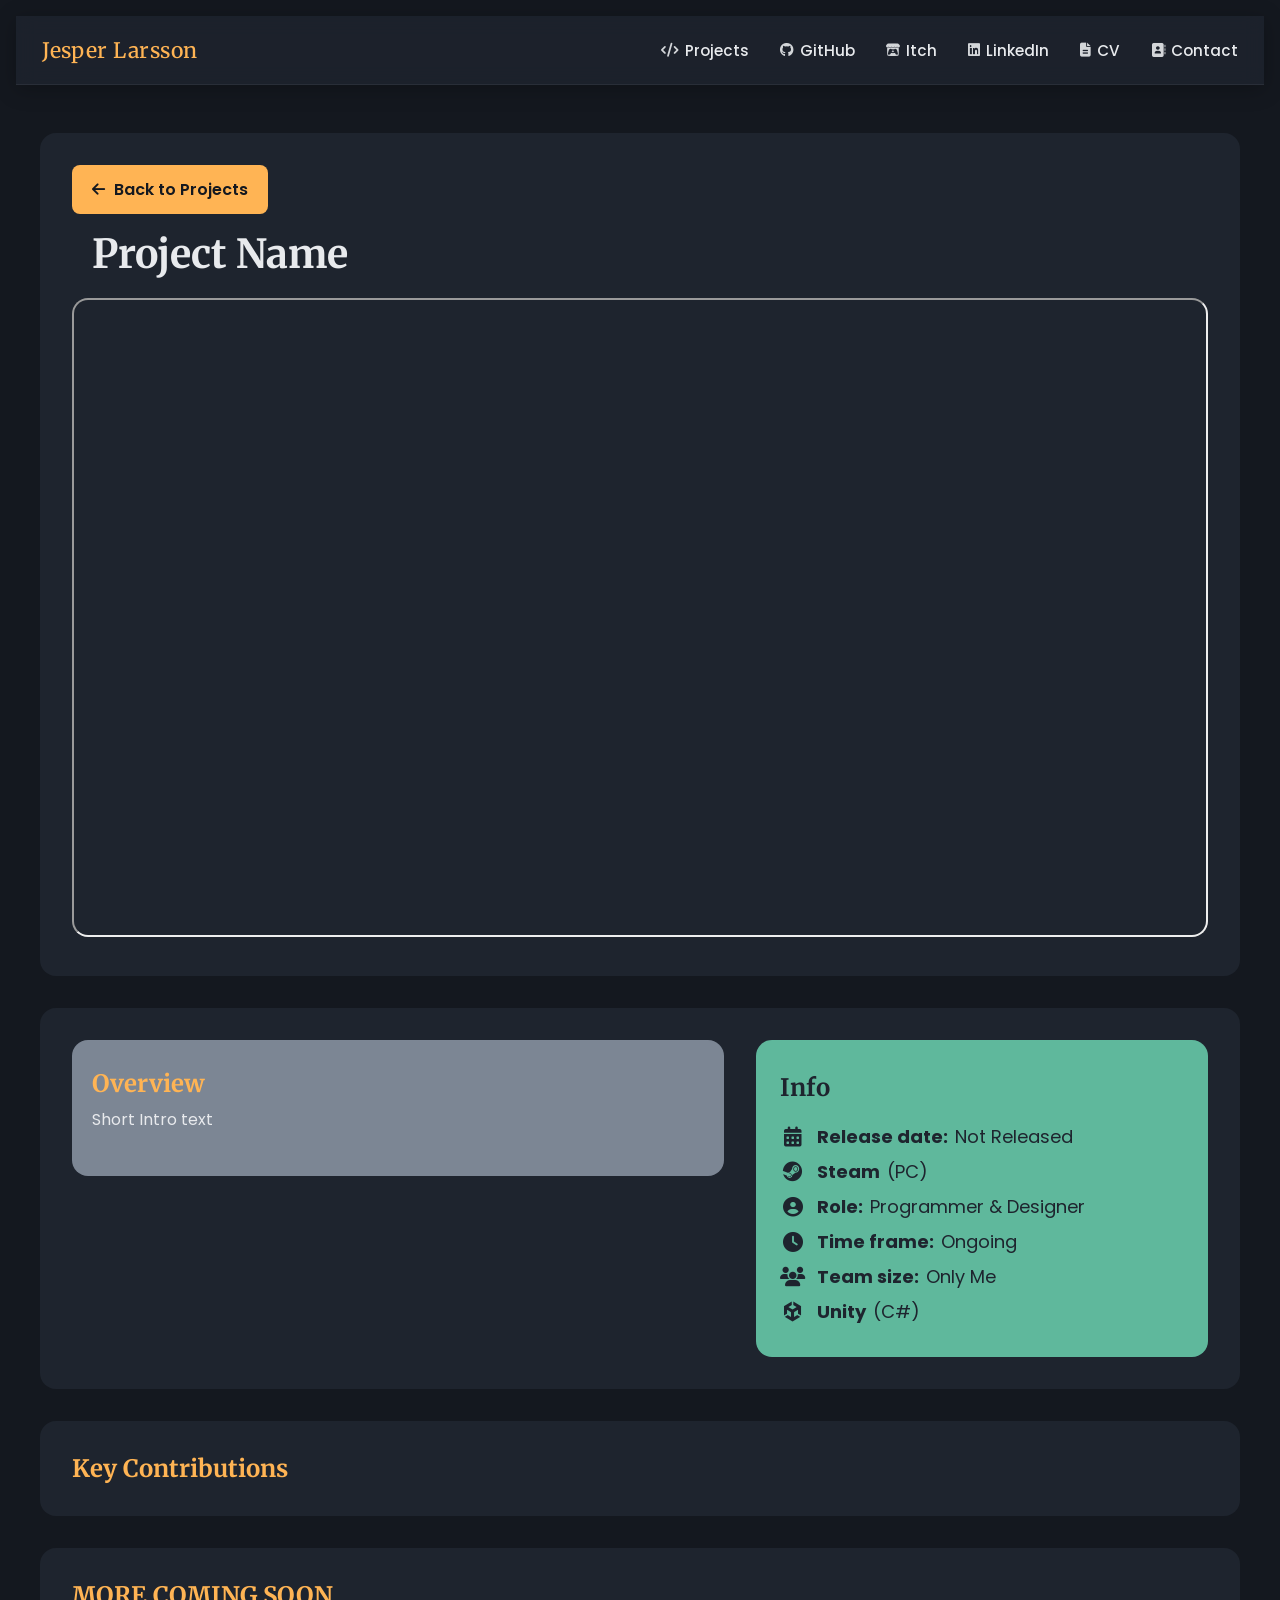
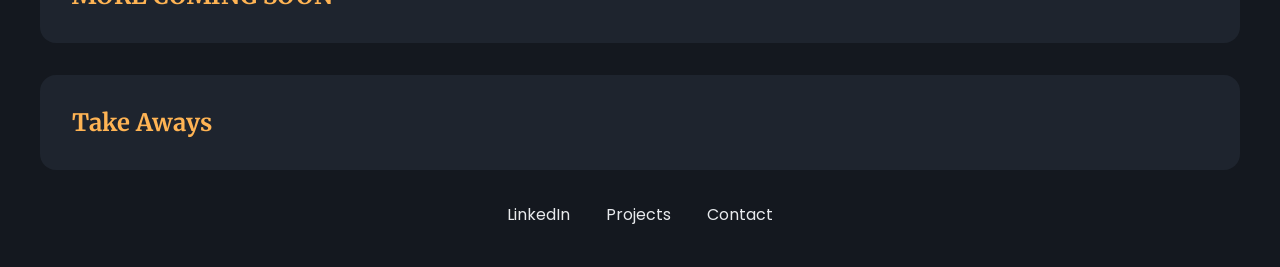
<file: projects/temp.html>
<!DOCTYPE html>
<html lang="en">

<head>
    <meta charset="UTF-8">
    <meta name="viewport" content="width=device-width, initial-scale=1.0">
    <link rel="icon" href="../images/Logo_SDS_Square.ico" type="image/x-icon">
    <title>Project Name | Jesper Larsson</title>
    <link rel="stylesheet" href="../style.css">
    <link rel="stylesheet" href="https://cdnjs.cloudflare.com/ajax/libs/font-awesome/6.5.1/css/all.min.css">
</head>

<body>
    <div id="mobile-topbar">
        <a href="../index.html" class="mobile-topbar-name">Jesper Larsson</a>
        <button id="open-sidebar-button" onclick="openSidebar()">
            <i class="fas fa-bars navbar-button"></i>
        </button>
    </div>

    <div id="sidebar-overlay" onclick="closeSidebar()"></div>

    <nav id="navbar">
        <ul>
            <li><a href="../index.html">Jesper Larsson</a></li>
            <button id="close-sidebar-button" onclick="closeSidebar()">
                <i class="fas fa-x navbar-button"></i>
            </button>
            <li> <a href="../index.html#projects">
                    <span class="nav-link-text"><i class="fas fa-code"></i>Projects</span> </a>
            </li>

            <li> <a href="https://github.com/Jasberries" target="_blank">
                    <span class="nav-link-text"><i class="fab fa-github"></i>GitHub</span> </a>
            </li>

            <li> <a href="https://jas-berry.itch.io/" target="_blank">
                    <span class="nav-link-text"><i class="fab fa-itch-io"></i>Itch</span> </a>
            </li>

            <li> <a href="https://www.linkedin.com/in/jesper-larsson-2ab800262/" target="_blank">
                    <span class="nav-link-text"><i class="fab fa-linkedin"></i>LinkedIn</span> </a>
            </li>

            <li> <a href="../CV/Jesper Larsson Game Programmer.pdf" target="_blank">
                    <span class="nav-link-text"><i class="fas fa-file-lines"></i>CV</span> </a>
            </li>

            <li> <a href="mailto:jesper.gc.larsson@gmail.com">
                    <span class="nav-link-text"><i class="fas fa-address-book"></i>Contact</span> </a>
            </li>
        </ul>
    </nav>

    <section class="project-intro">
        <a href="../index.html#projects" class="cta-button"><i class="fas fa-arrow-left project-arrow"></i> Back to
            Projects</a>
        <h1>
            <a class="project-title-link"> Project Name </a>
        </h1>
        <iframe src="https://www.youtube.com/embed/aHg2w-O9F_I" title="Project gameplay video" frameborder="3"
            allow="accelerometer; autoplay; clipboard-write; encrypted-media; gyroscope; picture-in-picture"
            allowfullscreen>
        </iframe>
    </section>

    <section class="project-info">
        <div class="project-about">
            <h2>Overview</h2>
            <p class="default-text">
                Short Intro text
            </p>
        </div>

        <div class="quick-info">
            <h2 class="quick-info-title">Info</h2>
            <p class="quick-info-row"><i class="fas fa-calendar-days quick-image"></i> <strong>Release
                    date:</strong> Not Released</p>
            <p class="quick-info-row"><i class="fab fa-steam quick-image"></i> <strong>Steam</strong> (PC)</p>
            <p class="quick-info-row"><i class="fas fa-circle-user quick-image"></i> <strong>Role:</strong> Programmer &
                Designer</p>
            <p class="quick-info-row"><i class="fas fa-clock quick-image"></i> <strong>Time frame:</strong> Ongoing</p>
            <p class="quick-info-row"><i class="fas fa-users quick-image"></i> <strong>Team size:</strong> Only Me
            </p>
            <p class="quick-info-row"><i class="fab fa-unity quick-image"></i> <strong>Unity</strong> (C#)</p>
        </div>
    </section>

    <section>
        <h2>Key Contributions</h2>
       
    </section>

    <section>
        <h2>MORE COMING SOON</h2>
    </section>

    <section>
        <h2>Take Aways</h2>
    </section>

    <footer>
        <a href="https://www.linkedin.com/in/jesper-larsson-2ab800262/" target="_blank">LinkedIn</a>
        <a href="../index.html#projects">Projects</a>
        <a href="mailto:jesper.gc.larsson@gmail.com">Contact</a>
    </footer>
    <script src="../script.js" defer></script>
</body>

</html>
</file>
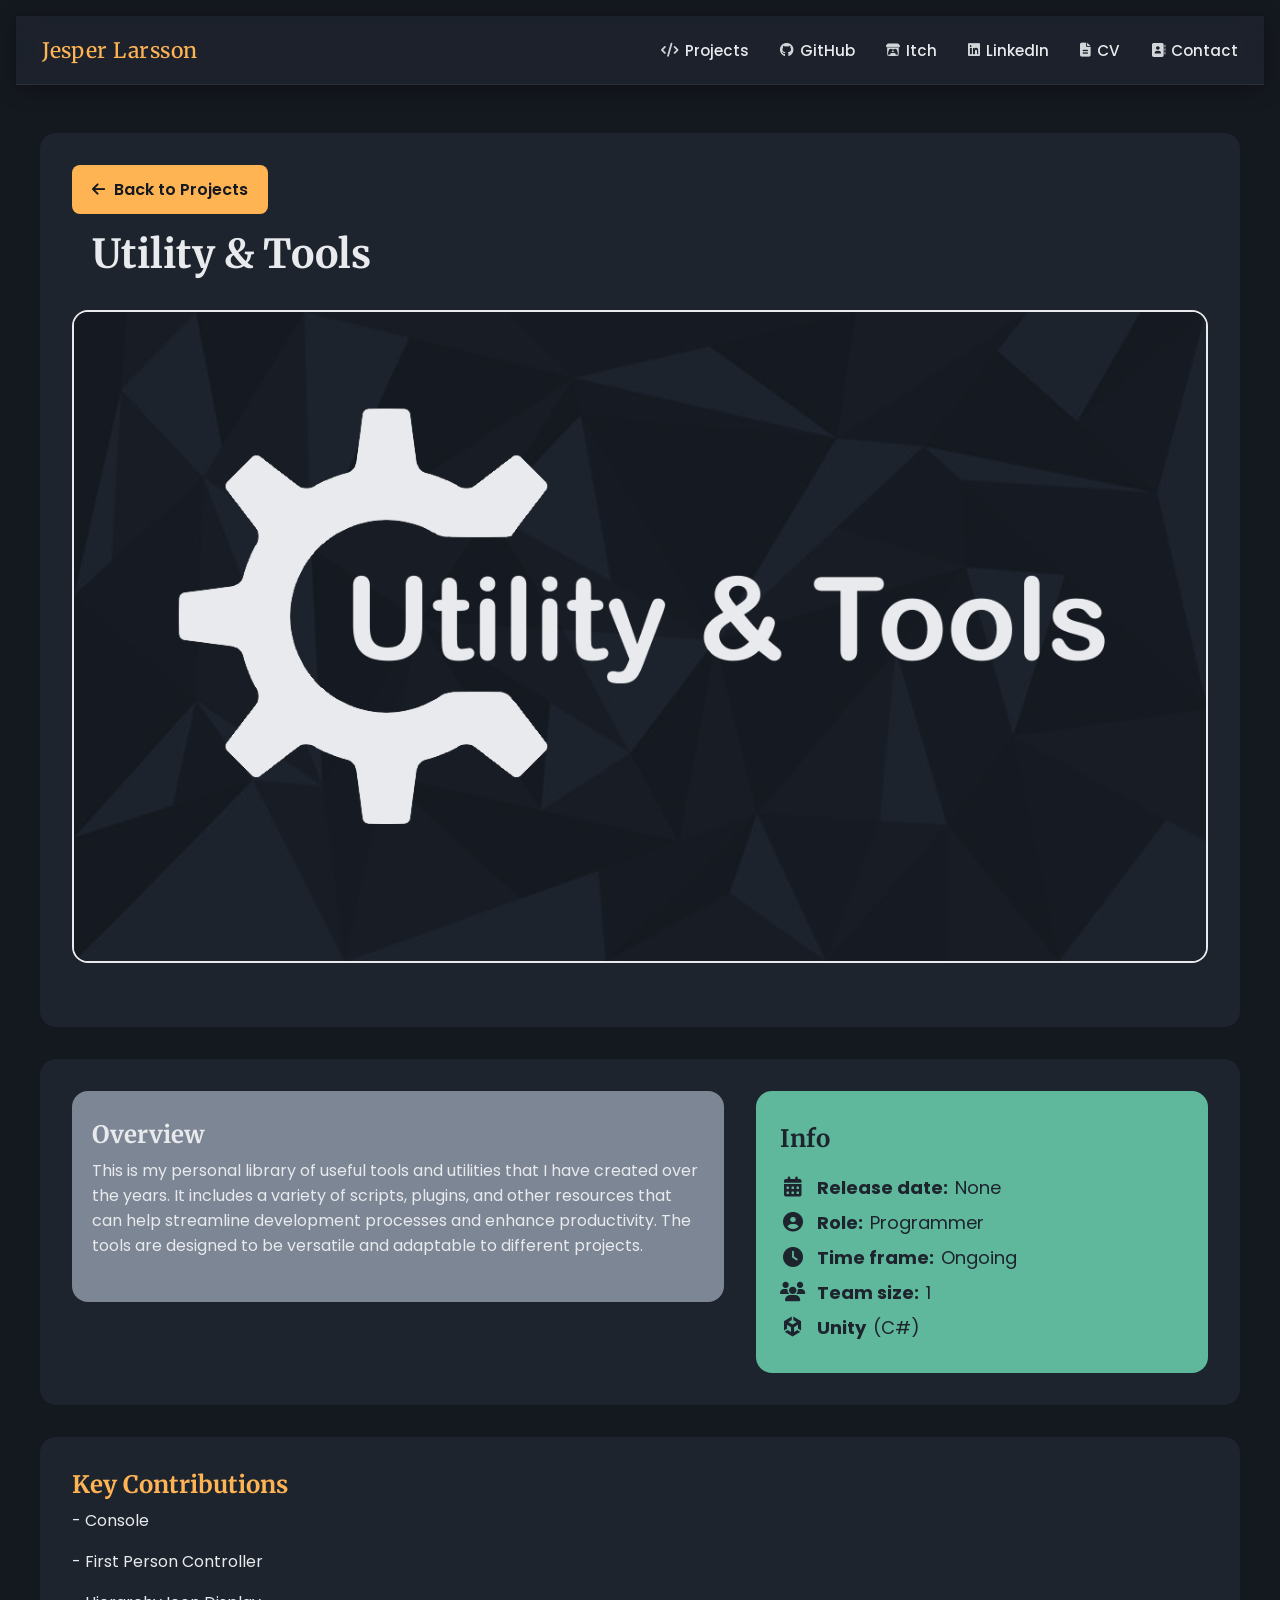
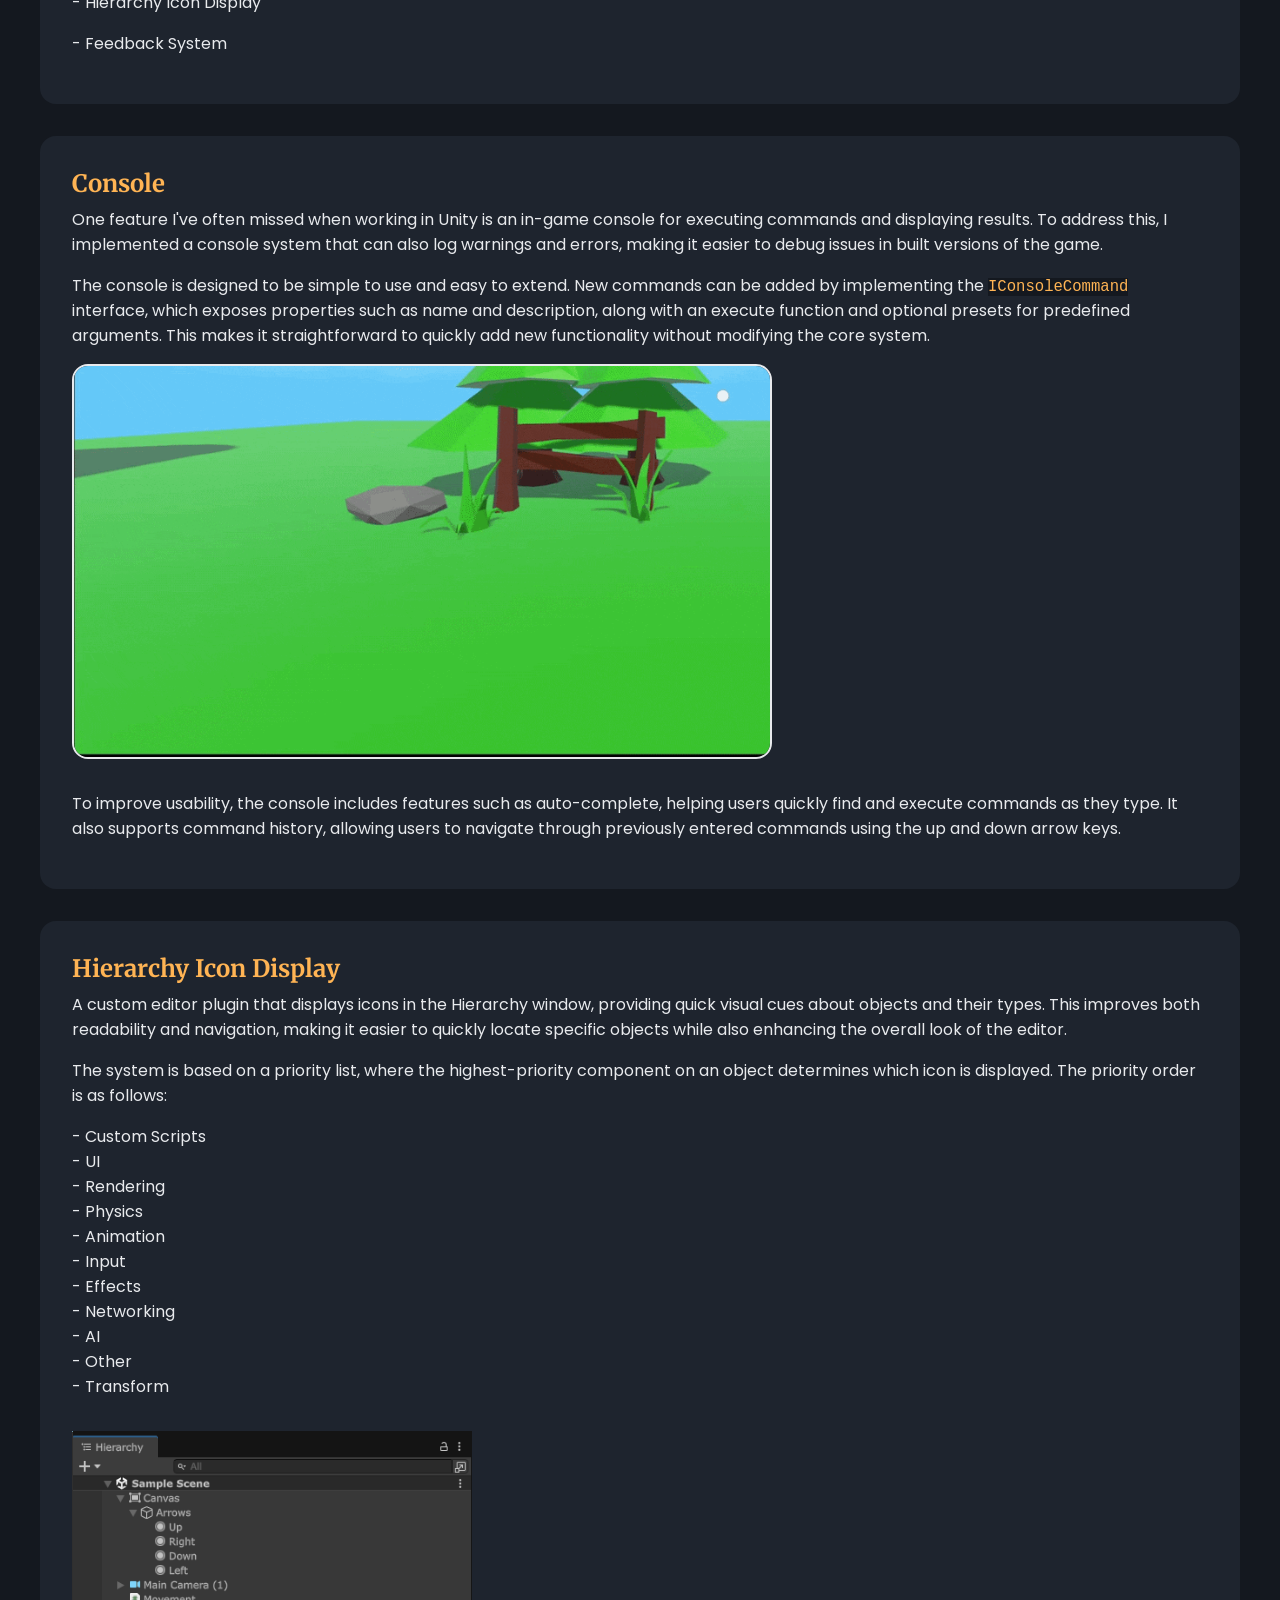
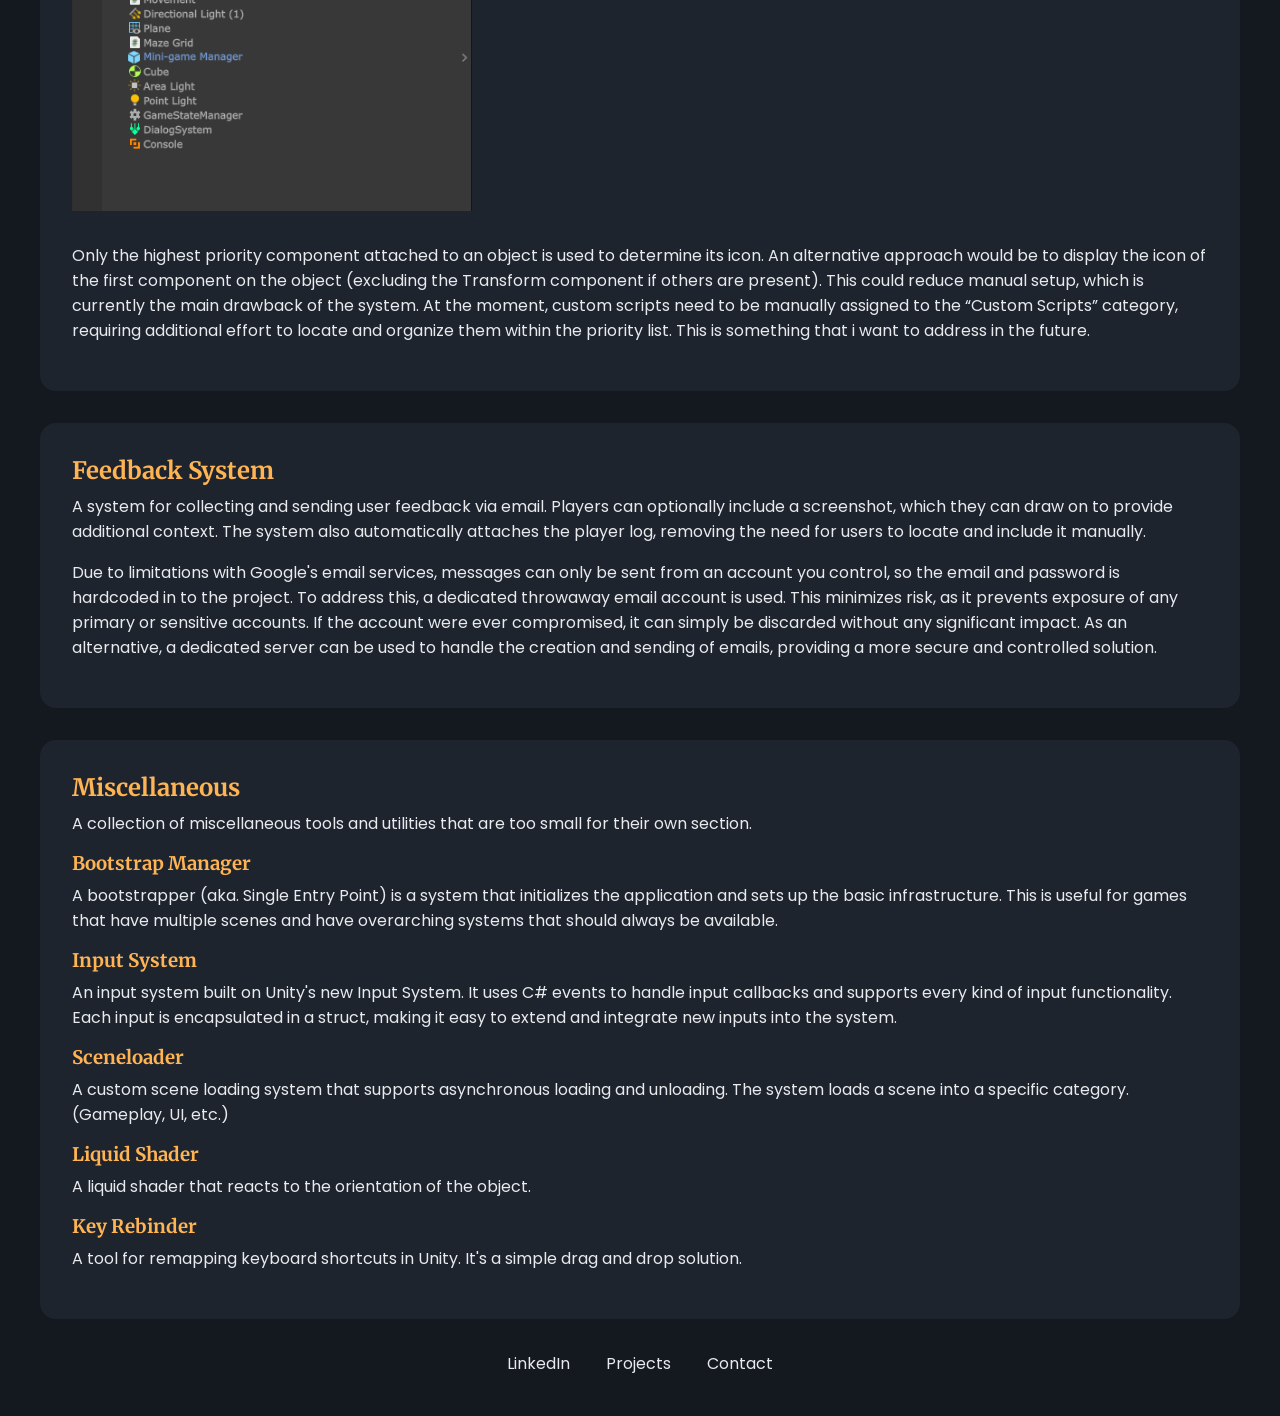
<file: projects/tool.html>
<!DOCTYPE html>
<html lang="en">

<head>
    <meta charset="UTF-8">
    <meta name="viewport" content="width=device-width, initial-scale=1.0">
    <link rel="icon" href="../images/Logo_SDS_Square.ico" type="image/x-icon">
    <title>Tools | Jesper Larsson</title>
    <link rel="stylesheet" href="../style.css">
    <link rel="stylesheet" href="https://cdnjs.cloudflare.com/ajax/libs/font-awesome/6.5.1/css/all.min.css">
</head>

<body>
    <div id="mobile-topbar">
        <a href="../index.html" class="mobile-topbar-name">Jesper Larsson</a>
        <button id="open-sidebar-button" onclick="openSidebar()">
            <i class="fas fa-bars navbar-button"></i>
        </button>
    </div>

    <div id="sidebar-overlay" onclick="closeSidebar()"></div>

    <nav id="navbar">
        <ul>
            <li><a href="../index.html">Jesper Larsson</a></li>
            <button id="close-sidebar-button" onclick="closeSidebar()">
                <i class="fas fa-x navbar-button"></i>
            </button>
            <li> <a href="../index.html#projects">
                    <span class="nav-link-text"><i class="fas fa-code"></i>Projects</span> </a>
            </li>

            <li> <a href="https://github.com/Jasberries" target="_blank">
                    <span class="nav-link-text"><i class="fab fa-github"></i>GitHub</span> </a>
            </li>

            <li> <a href="https://jas-berry.itch.io/" target="_blank">
                    <span class="nav-link-text"><i class="fab fa-itch-io"></i>Itch</span> </a>
            </li>

            <li> <a href="https://www.linkedin.com/in/jesper-larsson-2ab800262/" target="_blank">
                    <span class="nav-link-text"><i class="fab fa-linkedin"></i>LinkedIn</span> </a>
            </li>

            <li> <a href="../CV/Jesper Larsson Game Programmer.pdf" target="_blank">
                    <span class="nav-link-text"><i class="fas fa-file-lines"></i>CV</span> </a>
            </li>

            <li> <a href="mailto:jesper.gc.larsson@gmail.com">
                    <span class="nav-link-text"><i class="fas fa-address-book"></i>Contact</span> </a>
            </li>
        </ul>
    </nav>

    <section class="project-intro">
        <a href="../index.html#projects" class="cta-button"><i class="fas fa-arrow-left project-arrow"></i> Back to
            Projects</a>
        <h1>
            <a class="project-title-link"> Utility & Tools </a>
        </h1>
        <img src="../images/tools-keyart.png" alt="Tools screenshot" class="project-image-2">


    </section>

    <section class="project-info">
        <div class="project-about">
            <h2 class="white-title">Overview</h2>
            <p class="default-text">
                This is my personal library of useful tools and utilities that I have created over the years. It
                includes a variety of scripts, plugins, and other resources that can help streamline development
                processes and enhance productivity. The tools are designed to be versatile and adaptable to different
                projects.
            </p>
        </div>

        <div class="quick-info">
            <h2 class="quick-info-title">Info</h2>
            <p class="quick-info-row"><i class="fas fa-calendar-days quick-image"></i> <strong>Release
                    date:</strong> None</p>
            <p class="quick-info-row"><i class="fas fa-circle-user quick-image"></i> <strong>Role:</strong> Programmer
            </p>
            <p class="quick-info-row"><i class="fas fa-clock quick-image"></i> <strong>Time frame:</strong> Ongoing</p>
            <p class="quick-info-row"><i class="fas fa-users quick-image"></i> <strong>Team size:</strong> 1
            </p>
            <p class="quick-info-row"><i class="fab fa-unity quick-image"></i> <strong>Unity</strong> (C#)</p>
        </div>
    </section>

    <section>
        <h2>Key Contributions</h2>
        <p class="default-text">- Console</p>
        <p class="default-text">- First Person Controller</p>
        <p class="default-text">- Hierarchy Icon Display</p>
        <p class="default-text">- Feedback System</p>
    </section>

    <section>
        <h2>Console</h2>
        <p class="default-text"> One feature I've often missed when working in Unity is an in-game console for executing
            commands and displaying results. To address this, I implemented a console system that can also log warnings
            and errors, making it easier to debug issues in built versions of the game. </p>

        <p class="default-text"> The console is designed to be simple to use and easy to extend. New commands can be
            added by implementing the <code>IConsoleCommand</code> interface, which exposes properties such as name and
            description, along with an execute function and optional presets for predefined arguments. This makes it
            straightforward to quickly add new functionality without modifying the core system. </p>

        <img src="../images/Console.gif" alt="Console gif" class="gif">


        <p class="default-text"> To improve usability, the console includes features such as auto-complete, helping
            users quickly find and execute commands as they type. It also supports command history, allowing users to
            navigate through previously entered commands using the up and down arrow keys. </p>



    </section>

    <!--
    <section>
        <h2>First Person Controller</h2>
        <p class="default-text">A first person controller that provides smooth movement and camera control for player
            characters in Unity. It includes features for walking, running, jumping, and interacting with the
            environment.</p>
    </section>
    -->

    <section>
        <h2>Hierarchy Icon Display</h2>
        <p class="default-text"> A custom editor plugin that displays icons in the Hierarchy window, providing quick
            visual cues about objects and their types. This improves both readability and navigation, making it easier
            to quickly locate specific objects while also enhancing the overall look of the editor. </p>

        <p class="default-text"> The system is based on a priority list, where the highest-priority component on an
            object determines which icon is displayed. The priority order is as follows: </p>

        <p>- Custom Scripts</p>
        <p>- UI</p>
        <p>- Rendering</p>
        <p>- Physics</p>
        <p>- Animation</p>
        <p>- Input</p>
        <p>- Effects</p>
        <p>- Networking</p>
        <p>- AI</p>
        <p>- Other</p>
        <p>- Transform</p>

        <img src="../images/Hierarchy-icons.png" alt="Hierarchy Icon Display screenshot" class="project-image-3">

        <p class="default-text">Only the highest priority component attached to an object is used to determine its
            icon. An alternative approach would be to display the icon of the first component on the
            object (excluding the Transform component if others are present). This could reduce manual setup, which is
            currently the main drawback of the system. At the moment, custom scripts need to be manually assigned to the
            “Custom Scripts” category, requiring additional effort to locate and organize them within the priority list.
            This is something that i want to address in the future.
        </p>

    </section>

    <section>
        <h2>Feedback System</h2>
        <p class="default-text"> A system for collecting and sending user feedback via email. Players can optionally
            include a screenshot, which they can draw on to provide additional context. The system also automatically
            attaches the player log, removing the need for users to locate and include it manually.</p>

        <p class="default-text"> Due to limitations with Google's email services, messages can only be sent from an
            account you control, so the email and password is hardcoded in to the project. To address this, a dedicated
            throwaway email account is used. This minimizes risk, as it prevents exposure of any primary or sensitive
            accounts. If the account were ever compromised, it can simply be discarded without any significant impact.
            As an alternative, a dedicated server can be used to handle the creation and sending of emails, providing a
            more secure and controlled solution. </p>

    </section>

    <section>
        <h2>Miscellaneous</h2>
        <p class="default-text">A collection of miscellaneous tools and utilities that are too small for their own
            section.</p>

        <h3>Bootstrap Manager</h3>
        <p class="default-text">A bootstrapper (aka. Single Entry Point) is a system that initializes the application
            and sets up the basic infrastructure. This is useful for games that have multiple scenes and have
            overarching systems that should always be available.</p>

        <h3>Input System</h3>
        <p class="default-text"> An input system built on Unity's new Input System. It uses C# events to handle input
            callbacks and supports every kind of input functionality. Each input is encapsulated in a struct, making
            it easy to extend and integrate new inputs into the system. </p>

        <h3>Sceneloader</h3>
        <p class="default-text">A custom scene loading system that supports asynchronous loading and unloading. The
            system loads a scene into a specific category. (Gameplay, UI, etc.)</p>

        <h3>Liquid Shader</h3>
        <p class="default-text">A liquid shader that reacts to the orientation of the object.</p>

        <h3>Key Rebinder</h3>
        <p class="default-text">A tool for remapping keyboard shortcuts in Unity. It's a simple drag and
            drop solution.</p>
    </section>

    <footer>
        <a href="https://www.linkedin.com/in/jesper-larsson-2ab800262/" target="_blank">LinkedIn</a>
        <a href="../index.html#projects">Projects</a>
        <a href="mailto:jesper.gc.larsson@gmail.com">Contact</a>
    </footer>
    <script src="../script.js" defer></script>
</body>

</html>
</file>
<file: style.css>
@import url('https://fonts.googleapis.com/css2?family=Merriweather:ital,opsz,wght@0,18..144,300..900;1,18..144,300..900&family=Noto+Sans:ital,wght@0,100..900;1,100..900&family=Poppins:ital,wght@0,100;0,200;0,300;0,400;0,500;0,600;0,700;0,800;0,900;1,100;1,200;1,300;1,400;1,500;1,600;1,700;1,800;1,900&display=swap');

:root {
    --base-color: #14181F;
    --text-color: #E8EAED;
    --primary-color: #FFB454;
    --secondary-color: #5FB89C;
    --color-1: #1E242E;
    --color-2: #7C8694;
    --color-3: #5EA8BA;
    --content-width: min(75em + 10vw, 96%);
}

* {
    box-sizing: border-box;
    margin: 0;
    padding: 0;
}

html {
    font-family: Poppins, 'Segoe UI';
    color: var(--text-color);
}

body {
    padding: 1em;
    background-color: var(--base-color);
}

h1,
h2,
h3 {
    font-family: Merriweather, Poppins, 'Segoe UI';
    color: var(--primary-color)
}

h1 {
    font-size: clamp(1.4rem, 5vw + 0.5rem, 2.5em);
    margin-bottom: 0.5em;
    line-height: 1.2;
}

header,
section {
    margin: 0 auto 2em auto;
    width: min(75em, 100%);
    background-color: var(--color-1);
    padding: min(2em, 15%);
    border-radius: 1em;
}

.header-slim {
    padding: 0.1em min(2em, 15%);
    margin-bottom: 1em;
}

.header-title {
    color: var(--primary-color);
}

nav {
    margin: 0 auto 3em auto;
    width: min(3000px, 100%);
    position: sticky;
    top: 0;
    background-color: rgba(30, 36, 46, 0.85);
    backdrop-filter: blur(10px);
    -webkit-backdrop-filter: blur(10px);
    border-bottom: 1px solid rgba(255, 255, 255, 0.06);
    box-shadow: 0 4px 20px rgba(0, 0, 0, 0.25);
    z-index: 100;
    padding: 0.75em 1.5em;
}

nav ul {
    display: flex;
    align-items: center;
    justify-content: center;
    list-style: none;
    gap: 1.75em;
}

nav li:first-child {
    margin-right: auto;
    font-family: Merriweather, Poppins, 'Segoe UI';
    font-weight: bold;
    font-size: 1.4em;
    letter-spacing: 0.02em;
}

nav li:first-child a {

    background: var(--primary-color);
    -webkit-background-clip: text;
    background-clip: text;
    color: transparent;
}

nav a {
    position: relative;
    text-decoration: none;
    color: var(--text-color);
    font-weight: 500;
    font-size: 0.95em;
    padding: 0.4em 0.1em;
    display: inline-flex;
    align-items: center;
    transition: color 0.2s ease;
}

nav .nav-link-text {
    position: relative;
    display: inline-flex;
    align-items: center;
}

nav li:not(:first-child) .nav-link-text::after {
    content: '';
    position: absolute;
    left: 0;
    bottom: -2px;
    width: 0;
    height: 2px;
    background-color: var(--primary-color);
    transition: width 0.25s ease;
}

nav li:not(:first-child) a:hover .nav-link-text::after {
    width: 100%;
}

nav li:not(:first-child) a:hover {
    color: var(--primary-color);
}

nav .fab,
nav .fas {
    font-size: 14px;
    margin-right: 6px;
    opacity: 0.9;
}

.flex-container {
    display: flex;
    justify-content: center;
    align-items: center;
    flex-wrap: wrap;
    gap: 3em;
}

header img {
    max-width: 100%;
    border-radius: 1em;
    object-fit: cover;
    object-position: bottom;
}

.text-container {
    flex: 0 1 34em;
}

.text-container p {
    margin: 0.75em 0 1em 0;
    font-size: 1.25em;
}

.cta-button {
    display: inline-block;
    text-decoration: none;
    padding: 0.75em 1.25em;
    background-color: var(--primary-color);
    color: var(--base-color);
    text-decoration: none;
    border-radius: 0.5em;
    font-weight: 600;
    margin-right: 0.5em;
    margin-bottom: 1em;
    transition: transform 0.2s ease, box-shadow 0.2s ease;
}

.cta-button:hover {
    transform: translateY(-2px);
    box-shadow: 0 8px 20px rgba(0, 0, 0, 0.1);
}

.secondary {
    background-color: var(--secondary-color);
}

.fab {
    font-size: 16px;
    color: var(--text-color);
    margin-right: 5px;
}

.fas {
    font-size: 15px;
    color: var(--text-color);
    margin-right: 5px;
}

#open-sidebar-button {
    display: none;
    background: none;
    border: none;
    padding: 1em;
    margin-left: auto;
    cursor: pointer;
    color: var(--text-color);
}

#close-sidebar-button {
    display: none;
    background: none;
    border: none;
    padding: 1em;
    cursor: pointer;
}

.navbar-button {
    font-size: 2em;
}

.navbar-button:hover {
    color: var(--primary-color);
}

.project-grid {
    display: grid;
    grid-template-columns: repeat(auto-fit, minmax(min(400px, 100%), 1fr));
    gap: 3em;
    width: min(75em, 100%);
    margin: 1em auto 3em auto;
}

.project-title {
    display: flex;
    justify-content: center;
    flex-wrap: wrap;
    gap: 3em;
}

.project-card {
    background-color: var(--color-2);
    border-radius: 1em;
    border: 3px solid var(--text-color);
    overflow: hidden;
    height: 100%;
    display: flex;
    flex-direction: column;
    text-decoration: none;
    color: var(--text-color);
    transition: transform 0.2s ease, box-shadow 0.2s ease;
}

.project-card:hover {
    transform: translateY(-4px);
    box-shadow: 0 8px 20px rgba(0, 0, 0, 0.1);
}

.project-arrow {
    font-size: 15px;
    color: var(--base);
    margin-right: 5px;
}

/* bilden borde vara 1232 x 706 */
.project-card img {
    width: 100%;
    height: auto;
    object-fit: contain;
    display: block;
}

.project-content {
    padding: 1.25em;
    display: flex;
    flex-direction: column;
    gap: 0.5em;
    flex: 1;
}

.project-content h3 {
    font-size: 1.25em;
}

.project-content p {
    font-size: 1em;
    flex-grow: 1;
}

.project-info {
    display: flex;
    gap: 2em;
    flex-wrap: wrap;
    align-items: flex-start;
}

.project-title-link {
    font-size: 1em;
    color: var(--text-color);
    margin-left: 0.5em;
    text-decoration: none;
    display: inline-flex;
    align-items: center;
    flex-wrap: wrap;
    word-break: break-word;
}

.project-title-link i {
    margin-left: 0.4em;
    white-space: nowrap;
}

.project-title-link:hover {
    color: var(--primary-color);
}

.project-title-link i {
    color: inherit;
    font-size: 1em;
}

.project-title-link:hover i {
    color: var(--primary-color);
}

.project-about {
    flex: 1 1 300px;
    border-radius: 1em;
    background-color: var(--color-2);
    padding: 1.75em 1.25em;
}

.project-image-1 {
    width: 100%;
    max-width: 400px;
    height: auto;
    object-fit: contain;
    margin: 2em auto;
    display: block;
}

.project-image-2 {

    width: 100%;
    max-width: 1500px;
    height: auto;
    object-fit: contain;
    margin: 2em auto;
    display: block;
}

.project-image-3 {

    width: 100%;
    max-width: 400px;
    height: auto;
    object-fit: contain;
    margin: 2em 2em 2em 0;
    display: block;
}

code {
    font-size: 1.2em;
    color: var(--primary-color);
    background-color: var(--base-color);
}

.text-link {
    color: var(--text-color);
    text-decoration: none;
    display: inline-flex;
    align-items: center;
    flex-wrap: wrap;
    word-break: break-word;
}

.text-link:hover {
    color: var(--primary-color);
}


.default-text {
    margin-top: 0.5em;
    margin-bottom: 1em;
}

.quick-info {
    display: flex;
    flex-direction: column;
    gap: 0.5em;
    flex: 1 1 100px;
    border-radius: 1em;
    background-color: var(--secondary-color);
    padding: 2em .25em;
}

.quick-info-row {
    display: flex;
    align-items: center;
    gap: 0.4em;
    font-size: 18px;
    color: var(--color-1);
}

.quick-image {
    font-size: 20px;
    color: var(--color-1);
    width: 1.25em;
    margin-left: 1em;
    text-align: center;
    display: inline-block;
}

.quick-info-title {
    font-size: 1.5em;
    font-weight: bold;
    color: var(--color-1);
    margin-bottom: 0.5em;
    margin-left: 20px;
}

.small-title {
    margin-top: 1em;
}

.white-title {
    color: var(--text-color);
}


.project-quick-info {
    font-size: 0.9em;
    color: var(--text-color);
    opacity: 0.7;
}

.meta-row {
    display: flex;
    align-items: center;
    gap: 1em;
    margin-top: auto;
}

video,
iframe {
    border-radius: 1em;
    width: 100%;
    aspect-ratio: 16 / 9;
    height: auto;
}

.gif {
    width: 100%;
    max-width: 700px;
    height: auto;
    border-radius: 1em;
    border: 2px solid var(--text-color);
    display: block;
    margin-bottom: 2em;
}

footer {
    padding-bottom: 1.5em;
    text-align: center;
}

footer a {
    text-decoration: none;
    color: var(--text-color);
    margin: 0 1em;
}

footer a:hover {
    text-decoration: underline;
}

#sidebar-overlay {
    display: none;
    position: fixed;
    inset: 0;
    background-color: rgba(0, 0, 0, 0.5);
    z-index: 5;
    opacity: 0;
    transition: opacity 200ms ease;
}

#mobile-topbar {
    display: none;
}

.project-intro img {
    border-radius: 1em;
    width: 100%;
    height: auto;
    border: 2px solid var(--text-color);
    margin: 2em auto;
}

@media (max-width: 1000px) {

    #open-sidebar-button {
        display: block;
    }

    #sidebar-overlay {
        display: block;
        pointer-events: none;
    }

    #sidebar-overlay.show {
        opacity: 1;
        pointer-events: auto;
    }

    header .text-container {
        padding-top: 0;
    }

    header {
        text-align: center;
        margin-top: 0;
    }

    nav {
        position: fixed;
        top: 0;
        right: -100%;
        height: 100vh;
        width: min(15em, 100%);
        z-index: 10;
        transition: right 200ms ease;
    }

    nav li:not(:first-child) a::after {
        left: 2.5em;
        right: 1.5em;
        width: auto;
        transform: scaleX(0);
        transform-origin: left;
        transition: transform 0.2s ease;
    }

    nav li:not(:first-child) a:hover::after {
        transform: scaleX(1);
    }

    nav li:first-child {
        display: none;
    }


    nav.show {
        right: 0;
    }

    nav ul {
        width: 100%;
        padding-top: 2em;
        flex-direction: column;
        align-items: flex-start;
    }

    nav a {
        width: 100%;
        padding-left: 2.5em;
    }

    .gif {
        max-width: 400px;
        max-height: 200px;
        border-radius: 1em;
        border: 2px solid var(--text-color);
        margin: 2em auto;
    }

    .project-intro,
    .flex-container {
        margin-top: 4em;
    }


    #mobile-topbar {
        display: flex;
        align-items: center;
        justify-content: space-between;
        position: fixed;
        top: 0;
        left: 0;
        right: 0;
        z-index: 8;
        /* below nav's 10, above overlay's 5 */
        padding: 0.75em 1.5em;
        background-color: rgba(30, 36, 46, 0.85);
        backdrop-filter: blur(10px);
        -webkit-backdrop-filter: blur(10px);
        border-bottom: 1px solid rgba(255, 255, 255, 0.06);
        box-shadow: 0 4px 20px rgba(0, 0, 0, 0.25);
    }

    .mobile-topbar-name {
        font-family: Merriweather, Poppins, 'Segoe UI';
        font-weight: bold;
        font-size: 1.4em;
        letter-spacing: 0.02em;
        text-decoration: none;
        background: var(--primary-color);
        -webkit-background-clip: text;
        background-clip: text;
        color: transparent;
    }
}
</file>
